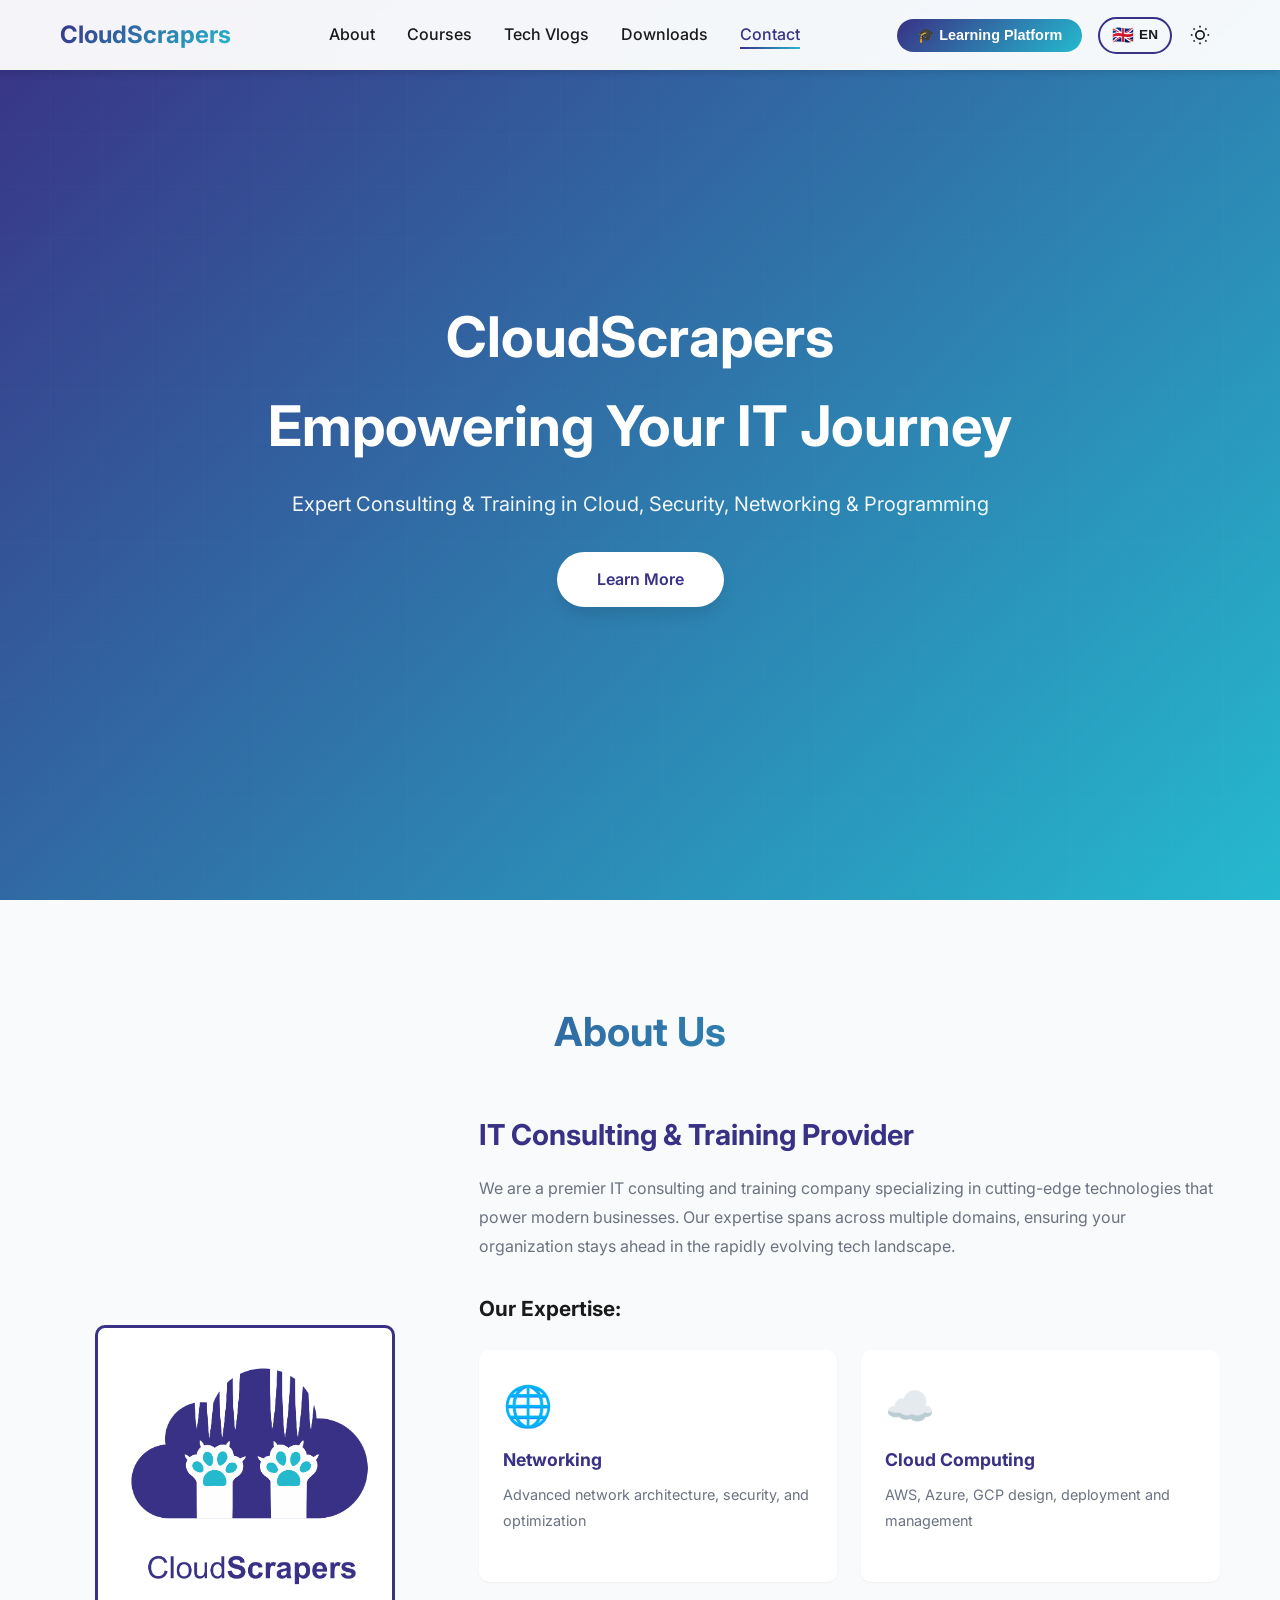
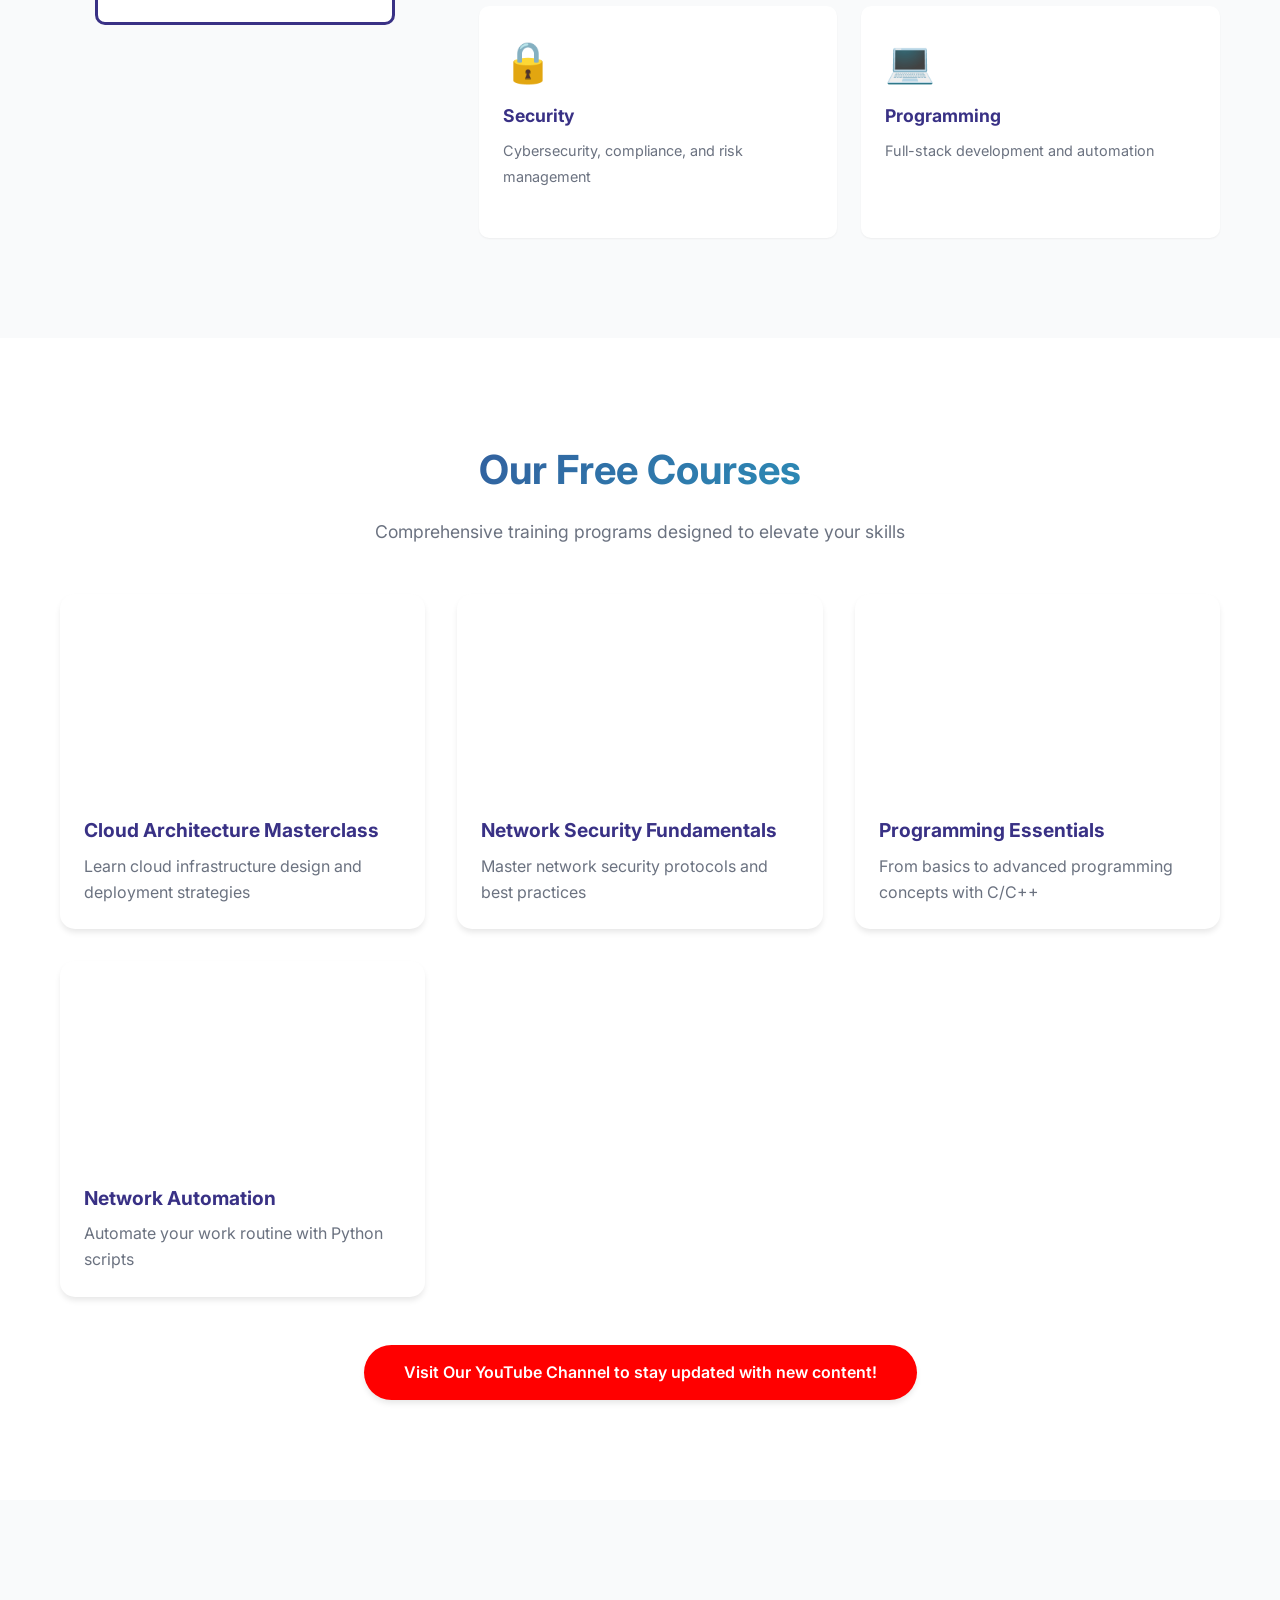
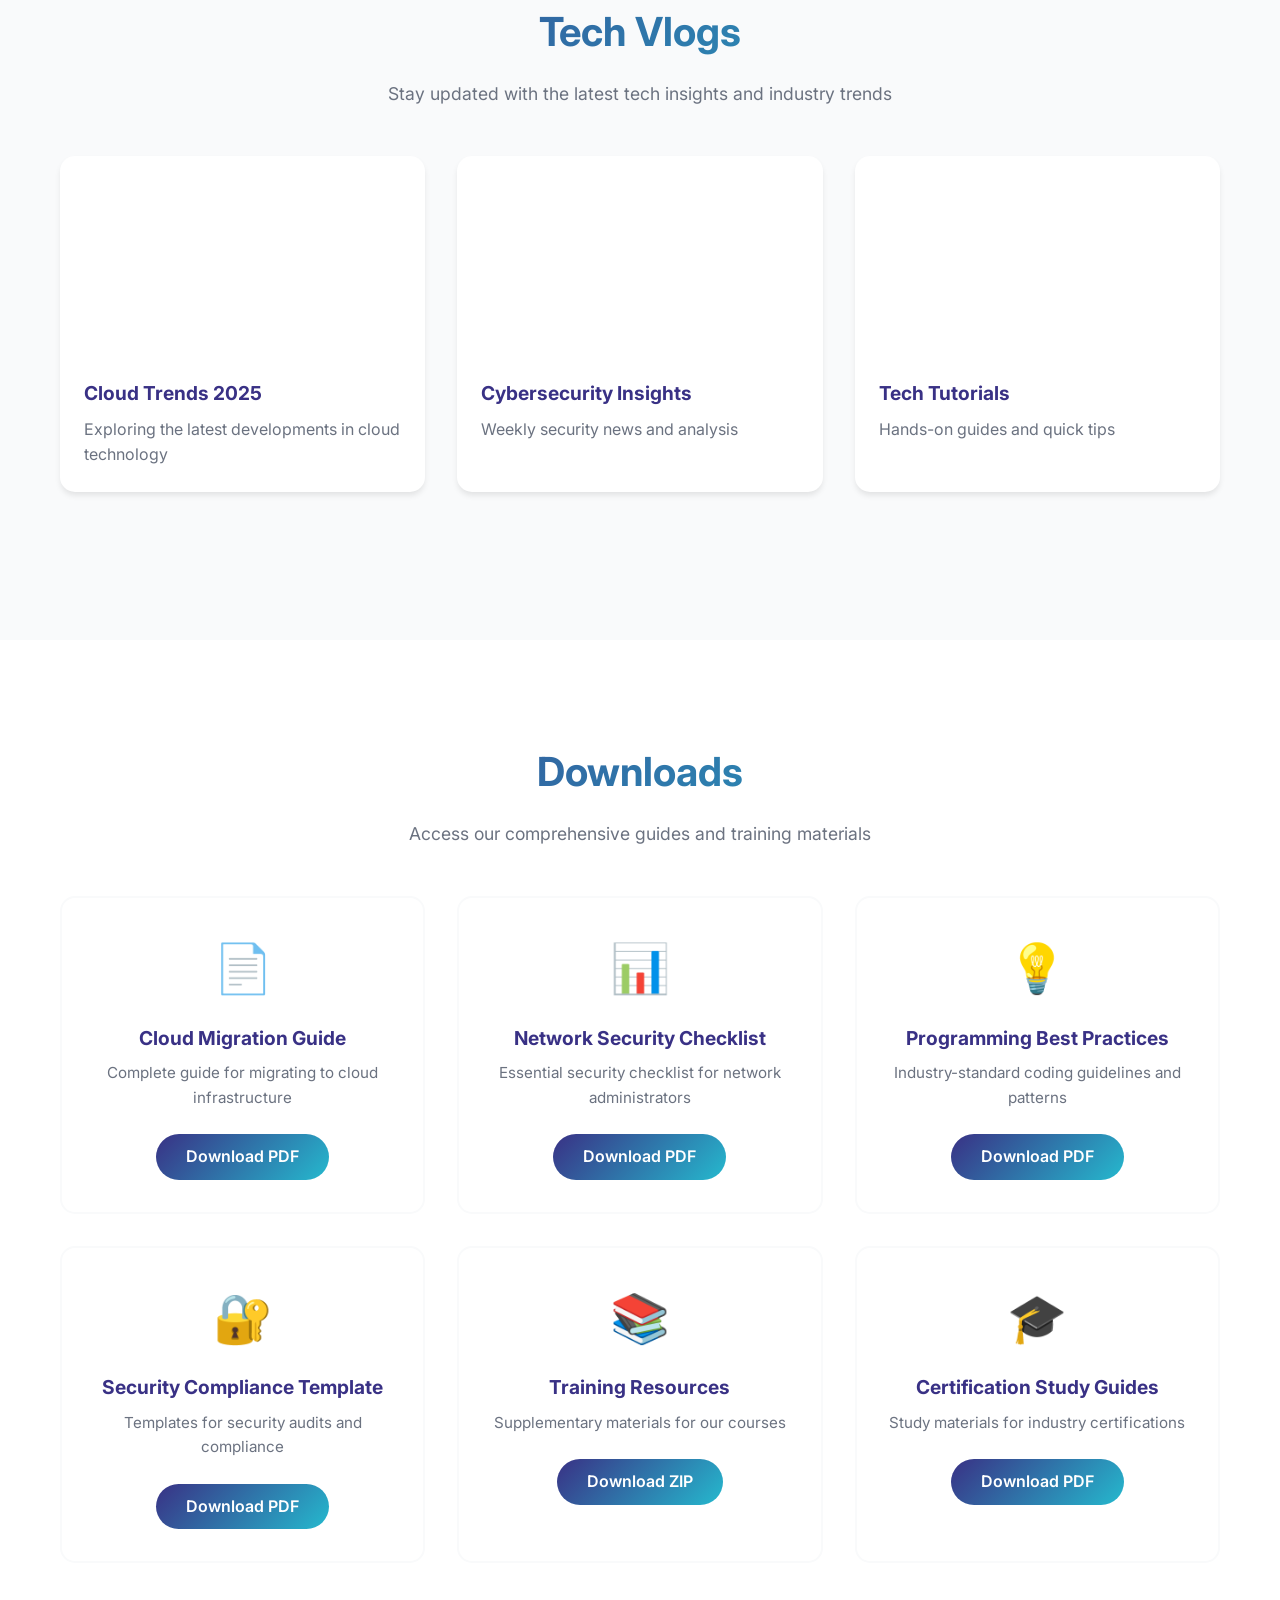
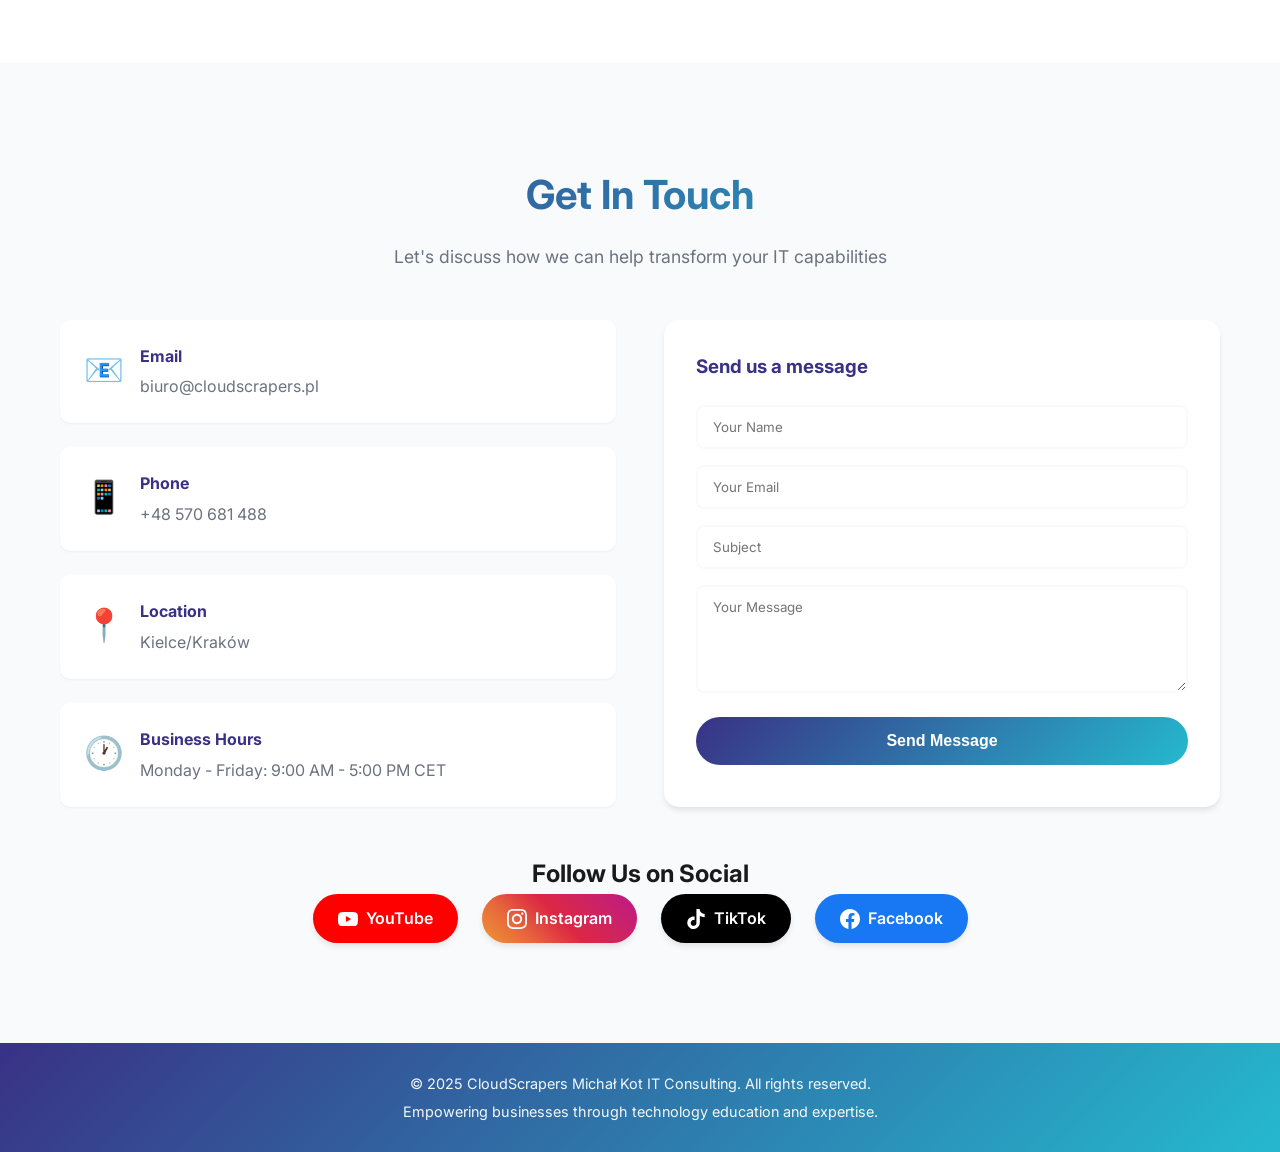
<file: index.html>
<!DOCTYPE html>
<html lang="en">
<head>
    <meta charset="UTF-8">
    <meta name="viewport" content="width=device-width, initial-scale=1.0">
    <title>CloudScrapers - IT Consulting | Cloud, Security, Networking & Programming</title>
    <link rel="stylesheet" href="styles.css">
    <link rel="preconnect" href="https://fonts.googleapis.com">
    <link rel="preconnect" href="https://fonts.gstatic.com" crossorigin>
    <link href="https://fonts.googleapis.com/css2?family=Inter:wght@300;400;500;600;700&display=swap" rel="stylesheet">
</head>
<body>
    <!-- Navigation Bar -->
    <nav class="navbar" id="navbar">
        <div class="nav-container">
            <div class="logo">
                <span class="logo-text">CloudScrapers</span>
            </div>
            <ul class="nav-menu" id="navMenu">
                <li><a href="#about" class="nav-link active" data-i18n="nav.about">About</a></li>
                <li><a href="#courses" class="nav-link" data-i18n="nav.courses">Courses</a></li>
                <li><a href="#vlogs" class="nav-link" data-i18n="nav.vlogs">Tech Vlogs</a></li>
                <li><a href="#downloads" class="nav-link" data-i18n="nav.downloads">Downloads</a></li>
                <li><a href="#contact" class="nav-link" data-i18n="nav.contact">Contact</a></li>
            </ul>
            <div class="nav-actions">
                <a href="platform/index.html" style="text-decoration: none;">
                    <button style="padding: 8px 20px; background: var(--gradient-primary); color: white; border: none; border-radius: 25px; cursor: pointer; font-weight: 600; font-size: 0.9rem; margin-right: 0.5rem;">
                        🎓 <span data-i18n="nav.platform">Learning Platform</span>
                    </button>
                </a>
                <button class="language-toggle" id="languageToggle" aria-label="Switch language">
                    <span class="lang-flag">🇬🇧</span>
                    <span class="lang-text">EN</span>
                </button>
                <button class="theme-toggle" id="themeToggle" aria-label="Toggle dark mode">
                    <svg class="sun-icon" viewBox="0 0 24 24" fill="none" stroke="currentColor" stroke-width="2">
                        <circle cx="12" cy="12" r="5"></circle>
                        <line x1="12" y1="1" x2="12" y2="3"></line>
                        <line x1="12" y1="21" x2="12" y2="23"></line>
                        <line x1="4.22" y1="4.22" x2="5.64" y2="5.64"></line>
                        <line x1="18.36" y1="18.36" x2="19.78" y2="19.78"></line>
                        <line x1="1" y1="12" x2="3" y2="12"></line>
                        <line x1="21" y1="12" x2="23" y2="12"></line>
                        <line x1="4.22" y1="19.78" x2="5.64" y2="18.36"></line>
                        <line x1="18.36" y1="5.64" x2="19.78" y2="4.22"></line>
                    </svg>
                    <svg class="moon-icon" viewBox="0 0 24 24" fill="currentColor">
                        <path d="M21 12.79A9 9 0 1 1 11.21 3 7 7 0 0 0 21 12.79z"></path>
                    </svg>
                </button>
            </div>
            <div class="hamburger" id="hamburger">
                <span></span>
                <span></span>
                <span></span>
            </div>
        </div>
    </nav>

    <!-- Hero Section -->
    <section class="hero">
        <div class="hero-content">
            <h1 class="hero-title">CloudScrapers</br><span data-i18n="hero.title">Empowering Your IT Journey</span></h1>
            <p class="hero-subtitle" data-i18n="hero.subtitle">Expert Consulting & Training in Cloud, Security, Networking & Programming</p>
            <a href="#about" class="cta-button" data-i18n="hero.cta">Learn More</a>
        </div>
        <div class="hero-background"></div>
    </section>

    <!-- About Section -->
    <section id="about" class="section about-section">
        <div class="container">
            <h2 class="section-title" data-i18n="about.title">About Us</h2>
            <div class="about-content">
                <div class="logo-placeholder">
                    <div class="logo-box">
                        <img src="img/logo_sub.png" alt="CloudScrapers Company Logo" style="max-width: 100%; max-height: 100%;">
                    </div>
                </div>
                <div class="about-text">
                    <h3 data-i18n="about.heading">IT Consulting & Training Provider</h3>
                    <p data-i18n="about.description">
                        We are a premier IT consulting and training company specializing in cutting-edge technologies
                        that power modern businesses. Our expertise spans across multiple domains, ensuring your
                        organization stays ahead in the rapidly evolving tech landscape.
                    </p>
                    <div class="tech-stack">
                        <h4 data-i18n="about.expertise">Our Expertise:</h4>
                        <div class="tech-grid">
                            <div class="tech-item">
                                <div class="tech-icon">🌐</div>
                                <h5 data-i18n="about.tech.networking.title">Networking</h5>
                                <p data-i18n="about.tech.networking.desc">Advanced network architecture, security, and optimization</p>
                            </div>
                            <div class="tech-item">
                                <div class="tech-icon">☁️</div>
                                <h5 data-i18n="about.tech.cloud.title">Cloud Computing</h5>
                                <p data-i18n="about.tech.cloud.desc">AWS, Azure, GCP design, deployment and management</p>
                            </div>
                            <div class="tech-item">
                                <div class="tech-icon">🔒</div>
                                <h5 data-i18n="about.tech.security.title">Security</h5>
                                <p data-i18n="about.tech.security.desc">Cybersecurity, compliance, and risk management</p>
                            </div>
                            <div class="tech-item">
                                <div class="tech-icon">💻</div>
                                <h5 data-i18n="about.tech.programming.title">Programming</h5>
                                <p data-i18n="about.tech.programming.desc">Full-stack development and automation</p>
                            </div>
                        </div>
                    </div>
                </div>
            </div>
        </div>
    </section>

    <!-- Courses Section -->
    <section id="courses" class="section courses-section">
        <div class="container">
            <h2 class="section-title" data-i18n="courses.title">Our Free Courses</h2>
            <p class="section-subtitle" data-i18n="courses.subtitle">Comprehensive training programs designed to elevate your skills</p>
            <div class="video-grid">
                <div class="video-card">
                    <div class="video-wrapper">
                        <!-- Replace CHANNEL_ID with your YouTube channel/playlist ID -->
                        <iframe
                            src="https://www.youtube.com/playlist?list=PLBcO__cmGw5aUCZYOcbI1wkMURl9Gb_nK"
                            frameborder="0"
                            allow="accelerometer; autoplay; clipboard-write; encrypted-media; gyroscope; picture-in-picture"
                            allowfullscreen>
                        </iframe>
                    </div>
                    <h3>Cloud Architecture Masterclass</h3>
                    <p>Learn cloud infrastructure design and deployment strategies</p>
                </div>
                <div class="video-card">
                    <div class="video-wrapper">
                        <iframe
                            src="https://www.youtube.com/playlist?list=PLBcO__cmGw5bId6tysCmYZDqYDWg52HEl"
                            frameborder="0"
                            allow="accelerometer; autoplay; clipboard-write; encrypted-media; gyroscope; picture-in-picture"
                            allowfullscreen>
                        </iframe>
                    </div>
                    <h3>Network Security Fundamentals</h3>
                    <p>Master network security protocols and best practices</p>
                </div>
                <div class="video-card">
                    <div class="video-wrapper">
                        <iframe
                            src="https://www.youtube.com/playlist?list=PLBcO__cmGw5aRqegAevEnIT3I7g-_E0p1"
                            frameborder="0"
                            allow="accelerometer; autoplay; clipboard-write; encrypted-media; gyroscope; picture-in-picture"
                            allowfullscreen>
                        </iframe>
                    </div>
                    <h3>Programming Essentials</h3>
                    <p>From basics to advanced programming concepts with C/C++</p>
                </div>
                <div class="video-card">
                    <div class="video-wrapper">
                        <iframe
                            src="https://www.youtube.com/playlist?list=PLBcO__cmGw5auu4XI4rYrrSVapXq81CGA"
                            frameborder="0"
                            allow="accelerometer; autoplay; clipboard-write; encrypted-media; gyroscope; picture-in-picture"
                            allowfullscreen>
                        </iframe>
                    </div>
                    <h3>Network Automation</h3>
                    <p>Automate your work routine with Python scripts</p>
                </div>
            </div>
            <div class="channel-link">
                <a href="https://www.youtube.com/@CloudScrapers" target="_blank" class="youtube-button" data-i18n="courses.channelButton">
                    Visit Our YouTube Channel to stay updated with new content!
                </a>
            </div>
        </div>
    </section>

    <!-- Tech Vlogs Section -->
    <section id="vlogs" class="section vlogs-section">
        <div class="container">
            <h2 class="section-title" data-i18n="vlogs.title">Tech Vlogs</h2>
            <p class="section-subtitle" data-i18n="vlogs.subtitle">Stay updated with the latest tech insights and industry trends</p>
            <div class="video-grid">
                <div class="video-card">
                    <div class="video-wrapper">
                        <iframe
                            src="https://www.youtube.com/embed/videoseries?list=YOUR_VLOG_PLAYLIST_ID_1"
                            frameborder="0"
                            allow="accelerometer; autoplay; clipboard-write; encrypted-media; gyroscope; picture-in-picture"
                            allowfullscreen>
                        </iframe>
                    </div>
                    <h3>Cloud Trends 2025</h3>
                    <p>Exploring the latest developments in cloud technology</p>
                </div>
                <div class="video-card">
                    <div class="video-wrapper">
                        <iframe
                            src="https://www.youtube.com/embed/videoseries?list=YOUR_VLOG_PLAYLIST_ID_2"
                            frameborder="0"
                            allow="accelerometer; autoplay; clipboard-write; encrypted-media; gyroscope; picture-in-picture"
                            allowfullscreen>
                        </iframe>
                    </div>
                    <h3>Cybersecurity Insights</h3>
                    <p>Weekly security news and analysis</p>
                </div>
                <div class="video-card">
                    <div class="video-wrapper">
                        <iframe
                            src="https://www.youtube.com/embed/videoseries?list=YOUR_VLOG_PLAYLIST_ID_3"
                            frameborder="0"
                            allow="accelerometer; autoplay; clipboard-write; encrypted-media; gyroscope; picture-in-picture"
                            allowfullscreen>
                        </iframe>
                    </div>
                    <h3>Tech Tutorials</h3>
                    <p>Hands-on guides and quick tips</p>
                </div>
            </div>
        </div>
    </section>

    <!-- Downloads Section -->
    <section id="downloads" class="section downloads-section">
        <div class="container">
            <h2 class="section-title" data-i18n="downloads.title">Downloads</h2>
            <p class="section-subtitle" data-i18n="downloads.subtitle">Access our comprehensive guides and training materials</p>
            <div class="downloads-grid">
                <div class="download-card">
                    <div class="download-icon">📄</div>
                    <h3>Cloud Migration Guide</h3>
                    <p>Complete guide for migrating to cloud infrastructure</p>
                    <a href="#" class="download-button">Download PDF</a>
                </div>
                <div class="download-card">
                    <div class="download-icon">📊</div>
                    <h3>Network Security Checklist</h3>
                    <p>Essential security checklist for network administrators</p>
                    <a href="#" class="download-button">Download PDF</a>
                </div>
                <div class="download-card">
                    <div class="download-icon">💡</div>
                    <h3>Programming Best Practices</h3>
                    <p>Industry-standard coding guidelines and patterns</p>
                    <a href="#" class="download-button">Download PDF</a>
                </div>
                <div class="download-card">
                    <div class="download-icon">🔐</div>
                    <h3>Security Compliance Template</h3>
                    <p>Templates for security audits and compliance</p>
                    <a href="#" class="download-button">Download PDF</a>
                </div>
                <div class="download-card">
                    <div class="download-icon">📚</div>
                    <h3>Training Resources</h3>
                    <p>Supplementary materials for our courses</p>
                    <a href="#" class="download-button">Download ZIP</a>
                </div>
                <div class="download-card">
                    <div class="download-icon">🎓</div>
                    <h3>Certification Study Guides</h3>
                    <p>Study materials for industry certifications</p>
                    <a href="#" class="download-button">Download PDF</a>
                </div>
            </div>
        </div>
    </section>

    <!-- Contact Section -->
    <section id="contact" class="section contact-section">
        <div class="container">
            <h2 class="section-title" data-i18n="contact.title">Get In Touch</h2>
            <p class="section-subtitle" data-i18n="contact.subtitle">Let's discuss how we can help transform your IT capabilities</p>
            <div class="contact-content">
                <div class="contact-info">
                    <div class="info-item">
                        <div class="info-icon">📧</div>
                        <div class="info-text">
                            <h4 data-i18n="contact.info.email">Email</h4>
                            <p>biuro@cloudscrapers.pl</p>
                        </div>
                    </div>
                    <div class="info-item">
                        <div class="info-icon">📱</div>
                        <div class="info-text">
                            <h4 data-i18n="contact.info.phone">Phone</h4>
                            <p>+48 570 681 488</p>
                        </div>
                    </div>
                    <div class="info-item">
                        <div class="info-icon">📍</div>
                        <div class="info-text">
                            <h4 data-i18n="contact.info.location">Location</h4>
                            <p>Kielce/Kraków</p>
                        </div>
                    </div>
                    <div class="info-item">
                        <div class="info-icon">🕐</div>
                        <div class="info-text">
                            <h4 data-i18n="contact.info.hours">Business Hours</h4>
                            <p data-i18n="contact.info.hoursValue">Monday - Friday: 9:00 AM - 5:00 PM CET</p>
                        </div>
                    </div>
                </div>
                <div class="contact-form">
                    <h3 data-i18n="contact.form.heading">Send us a message</h3>
                    <form id="contactForm">
                        <input type="text" placeholder="Your Name" data-i18n="contact.form.namePlaceholder" required>
                        <input type="email" placeholder="Your Email" data-i18n="contact.form.emailPlaceholder" required>
                        <input type="text" placeholder="Subject" data-i18n="contact.form.subjectPlaceholder" required>
                        <textarea placeholder="Your Message" rows="5" data-i18n="contact.form.messagePlaceholder" required></textarea>
                        <button type="submit" class="submit-button" data-i18n="contact.form.submit">Send Message</button>
                    </form>
                </div>
            </div>
            <div class="social-media">
                <h2 data-i18n="contact.social">Follow Us on Social</h2>
                <div class="social-links">
                    <a href="https://www.youtube.com/@CloudScrapers" target="_blank" class="social-link youtube">
                        <svg viewBox="0 0 24 24" fill="currentColor">
                            <path d="M23.498 6.186a3.016 3.016 0 0 0-2.122-2.136C19.505 3.545 12 3.545 12 3.545s-7.505 0-9.377.505A3.017 3.017 0 0 0 .502 6.186C0 8.07 0 12 0 12s0 3.93.502 5.814a3.016 3.016 0 0 0 2.122 2.136c1.871.505 9.376.505 9.376.505s7.505 0 9.377-.505a3.015 3.015 0 0 0 2.122-2.136C24 15.93 24 12 24 12s0-3.93-.502-5.814zM9.545 15.568V8.432L15.818 12l-6.273 3.568z"/>
                        </svg>
                        YouTube
                    </a>
                    <a href="https://www.instagram.com/cloudscrapers/" target="_blank" class="social-link instagram">
                        <svg viewBox="0 0 24 24" fill="currentColor">
                            <path d="M12 2.163c3.204 0 3.584.012 4.85.07 3.252.148 4.771 1.691 4.919 4.919.058 1.265.069 1.645.069 4.849 0 3.205-.012 3.584-.069 4.849-.149 3.225-1.664 4.771-4.919 4.919-1.266.058-1.644.07-4.85.07-3.204 0-3.584-.012-4.849-.07-3.26-.149-4.771-1.699-4.919-4.92-.058-1.265-.07-1.644-.07-4.849 0-3.204.013-3.583.07-4.849.149-3.227 1.664-4.771 4.919-4.919 1.266-.057 1.645-.069 4.849-.069zm0-2.163c-3.259 0-3.667.014-4.947.072-4.358.2-6.78 2.618-6.98 6.98-.059 1.281-.073 1.689-.073 4.948 0 3.259.014 3.668.072 4.948.2 4.358 2.618 6.78 6.98 6.98 1.281.058 1.689.072 4.948.072 3.259 0 3.668-.014 4.948-.072 4.354-.2 6.782-2.618 6.979-6.98.059-1.28.073-1.689.073-4.948 0-3.259-.014-3.667-.072-4.947-.196-4.354-2.617-6.78-6.979-6.98-1.281-.059-1.69-.073-4.949-.073zm0 5.838c-3.403 0-6.162 2.759-6.162 6.162s2.759 6.163 6.162 6.163 6.162-2.759 6.162-6.163c0-3.403-2.759-6.162-6.162-6.162zm0 10.162c-2.209 0-4-1.79-4-4 0-2.209 1.791-4 4-4s4 1.791 4 4c0 2.21-1.791 4-4 4zm6.406-11.845c-.796 0-1.441.645-1.441 1.44s.645 1.44 1.441 1.44c.795 0 1.439-.645 1.439-1.44s-.644-1.44-1.439-1.44z"/>
                        </svg>
                        Instagram
                    </a>
                    <a href="https://www.tiktok.com/@yourcompany" target="_blank" class="social-link tiktok">
                        <svg viewBox="0 0 24 24" fill="currentColor">
                            <path d="M12.525.02c1.31-.02 2.61-.01 3.91-.02.08 1.53.63 3.09 1.75 4.17 1.12 1.11 2.7 1.62 4.24 1.79v4.03c-1.44-.05-2.89-.35-4.2-.97-.57-.26-1.1-.59-1.62-.93-.01 2.92.01 5.84-.02 8.75-.08 1.4-.54 2.79-1.35 3.94-1.31 1.92-3.58 3.17-5.91 3.21-1.43.08-2.86-.31-4.08-1.03-2.02-1.19-3.44-3.37-3.65-5.71-.02-.5-.03-1-.01-1.49.18-1.9 1.12-3.72 2.58-4.96 1.66-1.44 3.98-2.13 6.15-1.72.02 1.48-.04 2.96-.04 4.44-.99-.32-2.15-.23-3.02.37-.63.41-1.11 1.04-1.36 1.75-.21.51-.15 1.07-.14 1.61.24 1.64 1.82 3.02 3.5 2.87 1.12-.01 2.19-.66 2.77-1.61.19-.33.4-.67.41-1.06.1-1.79.06-3.57.07-5.36.01-4.03-.01-8.05.02-12.07z"/>
                        </svg>
                        TikTok
                    </a>
                    <a href="https://www.facebook.com/yourcompany" target="_blank" class="social-link facebook">
                        <svg viewBox="0 0 24 24" fill="currentColor">
                            <path d="M24 12.073c0-6.627-5.373-12-12-12s-12 5.373-12 12c0 5.99 4.388 10.954 10.125 11.854v-8.385H7.078v-3.47h3.047V9.43c0-3.007 1.792-4.669 4.533-4.669 1.312 0 2.686.235 2.686.235v2.953H15.83c-1.491 0-1.956.925-1.956 1.874v2.25h3.328l-.532 3.47h-2.796v8.385C19.612 23.027 24 18.062 24 12.073z"/>
                        </svg>
                        Facebook
                    </a>
                </div>
            </div>
        </div>
    </section>

    <!-- Footer -->
    <footer class="footer">
        <div class="container">
            <p data-i18n="footer.copyright">&copy; 2025 CloudScrapers Michał Kot IT Consulting. All rights reserved.</p>
            <p data-i18n="footer.tagline">Empowering businesses through technology education and expertise.</p>
        </div>
    </footer>

    <script src="translations.js"></script>
    <script src="script.js"></script>
</body>
</html>
</file>
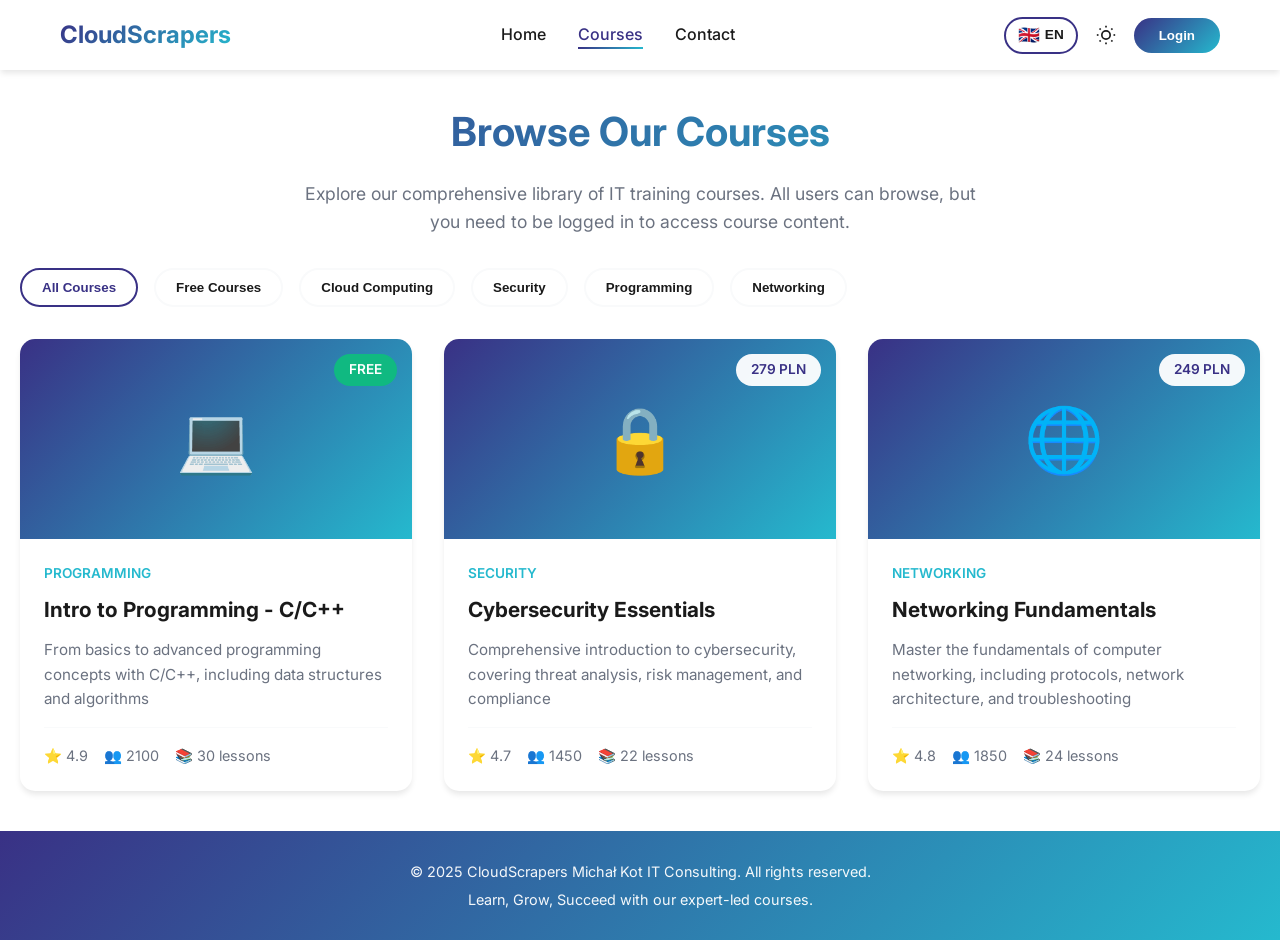
<file: platform/index.html>
<!DOCTYPE html>
<html lang="en">
<head>
    <meta charset="UTF-8">
    <meta name="viewport" content="width=device-width, initial-scale=1.0">
    <title>Learning Platform | CloudScrapers</title>
    <link rel="stylesheet" href="platform.css">
    <link rel="preconnect" href="https://fonts.googleapis.com">
    <link rel="preconnect" href="https://fonts.gstatic.com" crossorigin>
    <link href="https://fonts.googleapis.com/css2?family=Inter:wght@300;400;500;600;700&display=swap" rel="stylesheet">
</head>
<body>
    <!-- Navigation Bar -->
    <nav class="navbar" id="navbar">
        <div class="nav-container">
            <div class="logo">
                <a href="../index.html" style="text-decoration: none; color: inherit;">
                    <span class="logo-text">CloudScrapers</span>
                </a>
            </div>
            <ul class="nav-menu" id="navMenu">
                <li><a href="../index.html" class="nav-link" data-i18n="nav.home">Home</a></li>
                <li><a href="index.html" class="nav-link active" data-i18n="nav.courses">Courses</a></li>
                <li><a href="../index.html#contact" class="nav-link" data-i18n="nav.contact">Contact</a></li>
            </ul>
            <div class="nav-actions">
                <button class="language-toggle" id="languageToggle" aria-label="Switch language">
                    <span class="lang-flag">🇬🇧</span>
                    <span class="lang-text">EN</span>
                </button>
                <button class="theme-toggle" id="themeToggle" aria-label="Toggle dark mode">
                    <svg class="sun-icon" viewBox="0 0 24 24" fill="none" stroke="currentColor" stroke-width="2">
                        <circle cx="12" cy="12" r="5"></circle>
                        <line x1="12" y1="1" x2="12" y2="3"></line>
                        <line x1="12" y1="21" x2="12" y2="23"></line>
                        <line x1="4.22" y1="4.22" x2="5.64" y2="5.64"></line>
                        <line x1="18.36" y1="18.36" x2="19.78" y2="19.78"></line>
                        <line x1="1" y1="12" x2="3" y2="12"></line>
                        <line x1="21" y1="12" x2="23" y2="12"></line>
                        <line x1="4.22" y1="19.78" x2="5.64" y2="18.36"></line>
                        <line x1="18.36" y1="5.64" x2="19.78" y2="4.22"></line>
                    </svg>
                    <svg class="moon-icon" viewBox="0 0 24 24" fill="currentColor">
                        <path d="M21 12.79A9 9 0 1 1 11.21 3 7 7 0 0 0 21 12.79z"></path>
                    </svg>
                </button>
                <div id="userMenuContainer"></div>
                <div class="hamburger" id="hamburger">
                    <span></span>
                    <span></span>
                    <span></span>
                </div>
            </div>
        </div>
    </nav>

    <!-- Main Content -->
    <div class="platform-container">
        <h1 class="section-title" data-i18n="platform.title">Browse Our Courses</h1>
        <p class="section-subtitle" style="text-align: center; max-width: 700px; margin: 0 auto 2rem;" data-i18n="platform.subtitle">
            Explore our comprehensive library of IT training courses. All users can browse, but you need to be logged in to access course content.
        </p>

        <!-- Filters -->
        <div class="filters" id="filters">
            <button class="filter-btn active" data-filter="all" data-i18n="platform.allCourses">All Courses</button>
            <button class="filter-btn" data-filter="free" data-i18n="platform.freeCourses">Free Courses</button>
            <button class="filter-btn" data-filter="Cloud Computing">Cloud Computing</button>
            <button class="filter-btn" data-filter="Security">Security</button>
            <button class="filter-btn" data-filter="Programming">Programming</button>
            <button class="filter-btn" data-filter="Networking">Networking</button>
        </div>

        <!-- Courses Grid -->
        <div class="courses-grid" id="coursesGrid"></div>
    </div>

    <!-- Footer -->
    <footer class="footer">
        <div class="container">
            <p data-i18n="footer.copyright">&copy; 2025 CloudScrapers Michał Kot IT Consulting. All rights reserved.</p>
            <p data-i18n="footer.tagline">Learn, Grow, Succeed with our expert-led courses.</p>
        </div>
    </footer>

    <script src="auth.js"></script>
    <script src="courses-data.js"></script>
    <script src="platform-translations.js"></script>
    <script src="platform-common.js"></script>
    <script>
        // Initialize platform
        function initPlatform() {
            renderUserMenu();
            renderCourses();
            setupFilters();
        }

        // Render user menu
        function renderUserMenu() {
            const container = document.getElementById('userMenuContainer');
            const user = auth.getCurrentUser();

            if (user) {
                const initials = user.firstName[0] + user.lastName[0];
                container.innerHTML = `
                    <div class="user-menu">
                        <div class="user-avatar" id="userAvatar">${initials}</div>
                        <div class="user-dropdown" id="userDropdown">
                            <div class="user-dropdown-item">
                                <strong>${user.firstName} ${user.lastName}</strong><br>
                                <small style="color: var(--text-gray)">${user.email}</small>
                            </div>
                            <div class="user-dropdown-item" onclick="window.location.href='../index.html'">
                                Main Website
                            </div>
                            <div class="user-dropdown-item" onclick="logout()">
                                Logout
                            </div>
                        </div>
                    </div>
                `;

                // Toggle dropdown
                document.getElementById('userAvatar').addEventListener('click', () => {
                    document.getElementById('userDropdown').classList.toggle('active');
                });

                // Close dropdown when clicking outside
                document.addEventListener('click', (e) => {
                    if (!e.target.closest('.user-menu')) {
                        document.getElementById('userDropdown').classList.remove('active');
                    }
                });
            } else {
                container.innerHTML = `
                    <a href="login.html" style="text-decoration: none;">
                        <button style="padding: 10px 25px; background: var(--gradient-primary); color: white; border: none; border-radius: 25px; cursor: pointer; font-weight: 600;">
                            Login
                        </button>
                    </a>
                `;
            }
        }

        // Logout function
        function logout() {
            auth.logout();
            window.location.reload();
        }

        // Render courses
        function renderCourses(filter = 'all') {
            const grid = document.getElementById('coursesGrid');
            let courses = coursesData;

            if (filter === 'free') {
                courses = getFreeCourses();
            } else if (filter !== 'all') {
                courses = getCoursesByCategory(filter);
            }

            grid.innerHTML = courses.map(course => `
                <div class="course-card" onclick="window.location.href='course.html?id=${course.id}'">
                    <div class="course-thumbnail">
                        ${getCategoryIcon(course.category)}
                        <span class="course-badge ${course.isFree ? 'free' : ''}">${course.isFree ? 'FREE' : course.price + ' PLN'}</span>
                    </div>
                    <div class="course-info">
                        <div class="course-category">${course.category}</div>
                        <h3 class="course-title">${course.title}</h3>
                        <p class="course-description">${course.description}</p>
                        <div class="course-meta">
                            <div class="course-stats">
                                <span>⭐ ${course.rating}</span>
                                <span>👥 ${course.enrolledStudents}</span>
                                <span>📚 ${course.lessons} lessons</span>
                            </div>
                        </div>
                    </div>
                </div>
            `).join('');
        }

        // Get category icon
        function getCategoryIcon(category) {
            const icons = {
                'Cloud Computing': '☁️',
                'Security': '🔒',
                'Programming': '💻',
                'Networking': '🌐'
            };
            return `<span style="font-size: 4rem;">${icons[category] || '📚'}</span>`;
        }

        // Setup filters
        function setupFilters() {
            const filterBtns = document.querySelectorAll('.filter-btn');
            filterBtns.forEach(btn => {
                btn.addEventListener('click', () => {
                    // Remove active class from all
                    filterBtns.forEach(b => b.classList.remove('active'));
                    // Add active to clicked
                    btn.classList.add('active');
                    // Filter courses
                    const filter = btn.getAttribute('data-filter');
                    renderCourses(filter);
                });
            });
        }

        // Hamburger menu
        const hamburger = document.getElementById('hamburger');
        const navMenu = document.getElementById('navMenu');

        hamburger?.addEventListener('click', () => {
            navMenu.classList.toggle('active');
        });

        // Initialize on load
        document.addEventListener('DOMContentLoaded', initPlatform);
    </script>
</body>
</html>
</file>
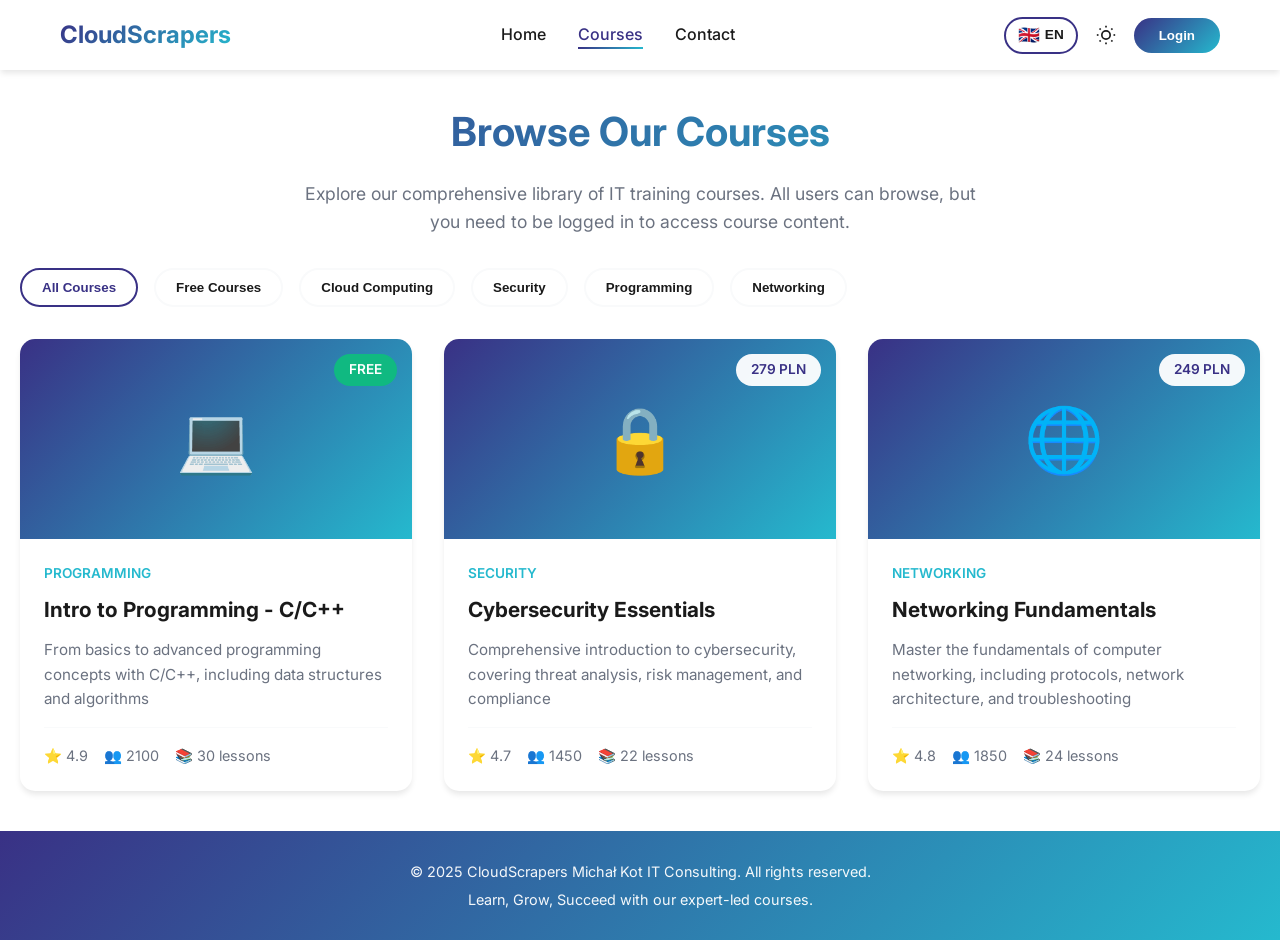
<file: platform/course.html>
<!DOCTYPE html>
<html lang="en">
<head>
    <meta charset="UTF-8">
    <meta name="viewport" content="width=device-width, initial-scale=1.0">
    <title>Course | CloudScrapers Learning Platform</title>
    <link rel="stylesheet" href="platform.css">
    <link rel="preconnect" href="https://fonts.googleapis.com">
    <link rel="preconnect" href="https://fonts.gstatic.com" crossorigin>
    <link href="https://fonts.googleapis.com/css2?family=Inter:wght@300;400;500;600;700&display=swap" rel="stylesheet">
</head>
<body>
    <!-- Navigation Bar -->
    <nav class="navbar" id="navbar">
        <div class="nav-container">
            <div class="logo">
                <a href="../index.html" style="text-decoration: none; color: inherit;">
                    <span class="logo-text">CloudScrapers</span>
                </a>
            </div>
            <ul class="nav-menu" id="navMenu">
                <li><a href="../index.html" class="nav-link" data-i18n="nav.home">Home</a></li>
                <li><a href="index.html" class="nav-link active" data-i18n="nav.courses">Courses</a></li>
                <li><a href="support.html" class="nav-link" data-i18n="nav.support">Support</a></li>
            </ul>
            <div class="nav-actions">
                <button class="language-toggle" id="languageToggle" aria-label="Switch language">
                    <span class="lang-flag">🇬🇧</span>
                    <span class="lang-text">EN</span>
                </button>
                <button class="theme-toggle" id="themeToggle" aria-label="Toggle dark mode">
                    <svg class="sun-icon" viewBox="0 0 24 24" fill="none" stroke="currentColor" stroke-width="2">
                        <circle cx="12" cy="12" r="5"></circle>
                        <line x1="12" y1="1" x2="12" y2="3"></line>
                        <line x1="12" y1="21" x2="12" y2="23"></line>
                        <line x1="4.22" y1="4.22" x2="5.64" y2="5.64"></line>
                        <line x1="18.36" y1="18.36" x2="19.78" y2="19.78"></line>
                        <line x1="1" y1="12" x2="3" y2="12"></line>
                        <line x1="21" y1="12" x2="23" y2="12"></line>
                        <line x1="4.22" y1="19.78" x2="5.64" y2="18.36"></line>
                        <line x1="18.36" y1="5.64" x2="19.78" y2="4.22"></line>
                    </svg>
                    <svg class="moon-icon" viewBox="0 0 24 24" fill="currentColor">
                        <path d="M21 12.79A9 9 0 1 1 11.21 3 7 7 0 0 0 21 12.79z"></path>
                    </svg>
                </button>
                <div id="userMenuContainer"></div>
                <div class="hamburger" id="hamburger">
                    <span></span>
                    <span></span>
                    <span></span>
                </div>
            </div>
        </div>
    </nav>

    <!-- Course Header -->
    <div class="course-detail-header" id="courseHeader">
        <!-- Populated by JavaScript -->
    </div>

    <!-- Course Body -->
    <div class="course-body">
        <div class="main-content">
            <!-- Video Player or Locked Overlay -->
            <div id="videoContainer"></div>

            <!-- Tabs -->
            <div class="tabs" style="margin-top: 2rem;">
                <button class="tab active" onclick="switchTab('overview')">Overview</button>
                <button class="tab" onclick="switchTab('syllabus')">Syllabus</button>
                <button class="tab" onclick="switchTab('instructor')">Instructor</button>
            </div>

            <!-- Tab Contents -->
            <div id="overview-content" class="tab-content active">
                <h3 style="margin-bottom: 1rem;">About this course</h3>
                <p id="courseOverviewText" style="color: var(--text-gray); line-height: 1.8;"></p>
            </div>

            <div id="syllabus-content" class="tab-content">
                <h3 style="margin-bottom: 1.5rem;">Course Syllabus</h3>
                <ul class="syllabus-list" id="syllabusList"></ul>
            </div>

            <div id="instructor-content" class="tab-content">
                <h3 style="margin-bottom: 1rem;">Instructor</h3>
                <div style="display: flex; align-items: center; gap: 1.5rem; margin-top: 1.5rem;">
                    <div class="user-avatar" style="width: 80px; height: 80px; font-size: 1.5rem;">MK</div>
                    <div>
                        <h4>Michał Kot</h4>
                        <p style="color: var(--text-gray);">IT Consultant & Trainer</p>
                        <p style="color: var(--text-gray); margin-top: 0.5rem;">Expert in Cloud, Security, Networking & Programming with years of industry experience.</p>
                    </div>
                </div>
            </div>
        </div>

        <!-- Sidebar -->
        <div class="course-sidebar">
            <div class="enroll-card" id="enrollCard">
                <!-- Populated by JavaScript -->
            </div>
        </div>
    </div>

    <!-- Footer -->
    <footer class="footer" style="margin-top: 4rem;">
        <div class="container">
            <p data-i18n="footer.copyright">&copy; 2025 CloudScrapers Michał Kot IT Consulting. All rights reserved.</p>
            <p data-i18n="footer.tagline">Learn, Grow, Succeed with our expert-led courses.</p>
        </div>
    </footer>

    <script src="auth.js"></script>
    <script src="courses-data.js"></script>
    <script src="platform-translations.js"></script>
    <script src="platform-common.js"></script>
    <script>
        let currentCourse = null;

        // Get course ID from URL
        function getCourseIdFromURL() {
            const params = new URLSearchParams(window.location.search);
            return parseInt(params.get('id'));
        }

        // Initialize course page
        function initCoursePage() {
            const courseId = getCourseIdFromURL();
            currentCourse = getCourseById(courseId);

            if (!currentCourse) {
                window.location.href = 'index.html';
                return;
            }

            renderUserMenu();
            renderCourseHeader();
            renderVideoPlayer();
            renderEnrollCard();
            renderSyllabus();
            renderOverview();
        }

        // Render user menu (same as index.html)
        function renderUserMenu() {
            const container = document.getElementById('userMenuContainer');
            const user = auth.getCurrentUser();

            if (user) {
                const initials = user.firstName[0] + user.lastName[0];
                container.innerHTML = `
                    <div class="user-menu">
                        <div class="user-avatar" id="userAvatar">${initials}</div>
                        <div class="user-dropdown" id="userDropdown">
                            <div class="user-dropdown-item">
                                <strong>${user.firstName} ${user.lastName}</strong><br>
                                <small style="color: var(--text-gray)">${user.email}</small>
                            </div>
                            <div class="user-dropdown-item" onclick="window.location.href='index.html'">
                                All Courses
                            </div>
                            <div class="user-dropdown-item" onclick="logout()">
                                Logout
                            </div>
                        </div>
                    </div>
                `;

                document.getElementById('userAvatar').addEventListener('click', () => {
                    document.getElementById('userDropdown').classList.toggle('active');
                });
            } else {
                container.innerHTML = `
                    <a href="login.html" style="text-decoration: none;">
                        <button style="padding: 10px 25px; background: var(--gradient-primary); color: white; border: none; border-radius: 25px; cursor: pointer; font-weight: 600;">
                            Login
                        </button>
                    </a>
                `;
            }
        }

        // Render course header
        function renderCourseHeader() {
            const header = document.getElementById('courseHeader');
            header.innerHTML = `
                <div class="course-detail-content">
                    <div class="breadcrumb">
                        <a href="index.html">Courses</a> / <span>${currentCourse.category}</span>
                    </div>
                    <h1 class="course-detail-title">${currentCourse.title}</h1>
                    <div class="course-detail-meta">
                        <div class="meta-item">⭐ ${currentCourse.rating} rating</div>
                        <div class="meta-item">👥 ${currentCourse.enrolledStudents} students</div>
                        <div class="meta-item">📚 ${currentCourse.lessons} lessons</div>
                        <div class="meta-item">⏱️ ${currentCourse.duration}</div>
                        <div class="meta-item">📊 ${currentCourse.level}</div>
                    </div>
                </div>
            `;
        }

        // Render video player or locked overlay
        function renderVideoPlayer() {
            const container = document.getElementById('videoContainer');
            const user = auth.getCurrentUser();

            if (user) {
                // User is logged in - show video player
                container.innerHTML = `
                    <div class="video-player-container">
                        <iframe
                            src="${currentCourse.videoUrl}"
                            frameborder="0"
                            allow="accelerometer; autoplay; clipboard-write; encrypted-media; gyroscope; picture-in-picture"
                            allowfullscreen>
                        </iframe>
                    </div>
                `;
            } else {
                // User is not logged in - show locked overlay
                container.innerHTML = `
                    <div class="locked-overlay">
                        <svg fill="none" stroke="currentColor" viewBox="0 0 24 24">
                            <path stroke-linecap="round" stroke-linejoin="round" stroke-width="2" d="M12 15v2m-6 4h12a2 2 0 002-2v-6a2 2 0 00-2-2H6a2 2 0 00-2 2v6a2 2 0 002 2zm10-10V7a4 4 0 00-8 0v4h8z"></path>
                        </svg>
                        <h2 style="color: var(--text-dark); margin-bottom: 1rem;">Login Required</h2>
                        <p style="color: var(--text-gray); margin-bottom: 2rem;">Please login to access this course content</p>
                        <a href="login.html" style="display: inline-block; padding: 15px 40px; background: var(--gradient-primary); color: white; text-decoration: none; border-radius: 50px; font-weight: 600;">
                            Login Now
                        </a>
                        <p style="margin-top: 1.5rem; color: var(--text-gray);">
                            Don't have an account? <a href="register.html" style="color: var(--primary-color); text-decoration: none; font-weight: 600;">Sign up here</a>
                        </p>
                    </div>
                `;
            }
        }

        // Render enroll card
        function renderEnrollCard() {
            const card = document.getElementById('enrollCard');
            const user = auth.getCurrentUser();

            card.innerHTML = `
                <div class="enroll-price">${currentCourse.isFree ? 'FREE' : currentCourse.price + ' PLN'}</div>
                ${user ? '<button class="enroll-btn">Enrolled</button>' : '<button class="enroll-btn" onclick="window.location.href=\'login.html\'">Login to Enroll</button>'}
                <div class="course-includes">
                    <h4>This course includes:</h4>
                    <ul class="includes-list">
                        <li>${currentCourse.duration} of on-demand video</li>
                        <li>${currentCourse.lessons} lessons</li>
                        <li>Full lifetime access</li>
                        <li>Access on mobile and desktop</li>
                        <li>Certificate of completion</li>
                    </ul>
                </div>
            `;
        }

        // Render syllabus
        function renderSyllabus() {
            const list = document.getElementById('syllabusList');
            list.innerHTML = currentCourse.syllabus.map((item, index) => `
                <li class="syllabus-item">
                    <div>
                        <strong>${index + 1}. ${item.title}</strong>
                    </div>
                    <span style="color: var(--text-gray);">${item.duration}</span>
                </li>
            `).join('');
        }

        // Render overview
        function renderOverview() {
            document.getElementById('courseOverviewText').textContent = currentCourse.description;
        }

        // Switch tabs
        function switchTab(tabName) {
            // Hide all tab contents
            document.querySelectorAll('.tab-content').forEach(content => {
                content.classList.remove('active');
            });
            // Remove active class from all tabs
            document.querySelectorAll('.tab').forEach(tab => {
                tab.classList.remove('active');
            });
            // Show selected tab content
            document.getElementById(tabName + '-content').classList.add('active');
            // Add active class to clicked tab
            event.target.classList.add('active');
        }

        // Logout
        function logout() {
            auth.logout();
            window.location.reload();
        }

        // Initialize on load
        document.addEventListener('DOMContentLoaded', initCoursePage);
    </script>
</body>
</html>
</file>
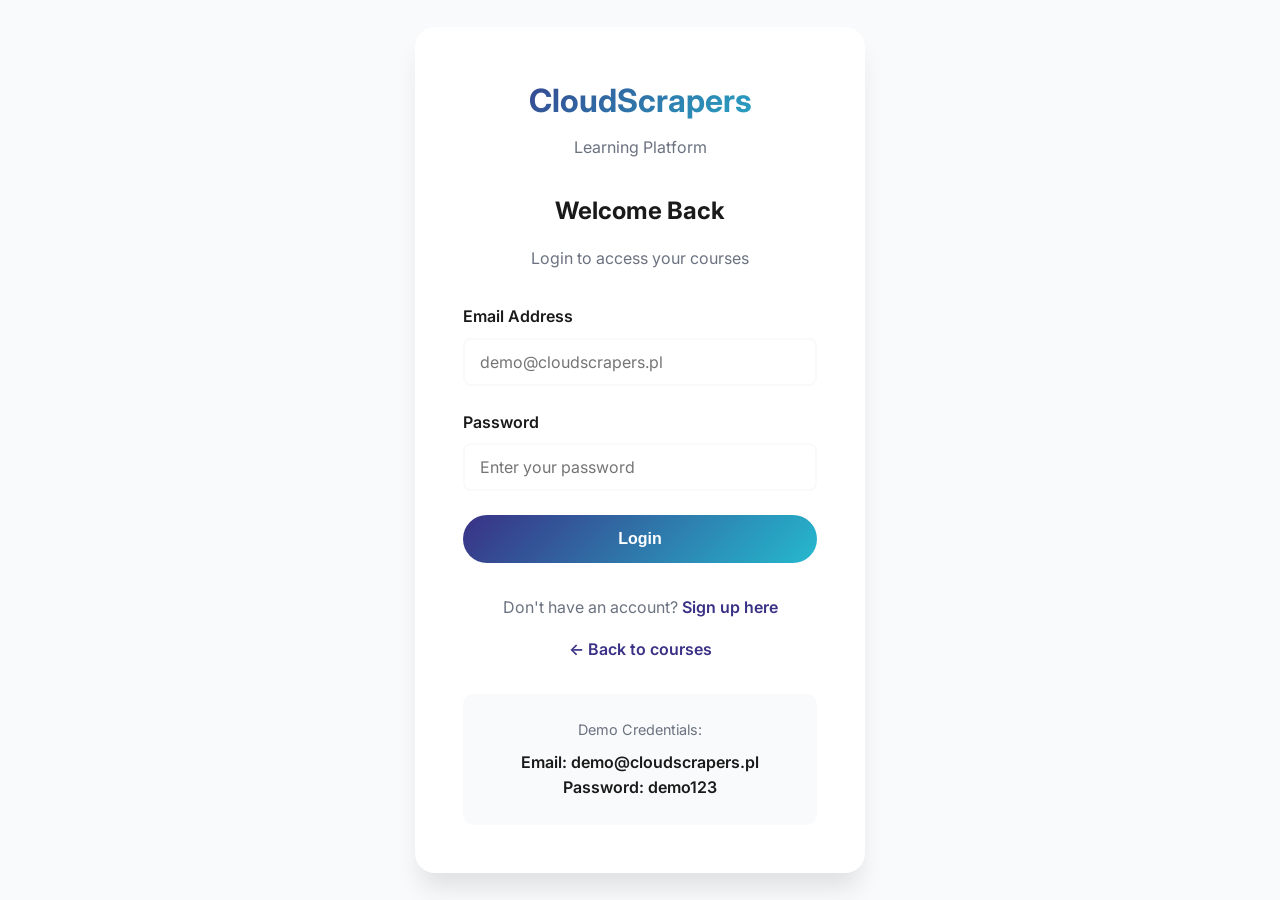
<file: platform/login.html>
<!DOCTYPE html>
<html lang="en">
<head>
    <meta charset="UTF-8">
    <meta name="viewport" content="width=device-width, initial-scale=1.0">
    <title>Login | CloudScrapers Learning Platform</title>
    <link rel="stylesheet" href="platform.css">
    <link rel="preconnect" href="https://fonts.googleapis.com">
    <link rel="preconnect" href="https://fonts.gstatic.com" crossorigin>
    <link href="https://fonts.googleapis.com/css2?family=Inter:wght@300;400;500;600;700&display=swap" rel="stylesheet">
</head>
<body>
    <div class="auth-container">
        <div class="auth-box">
            <div class="auth-logo">
                <h1>CloudScrapers</h1>
                <p style="color: var(--text-gray);">Learning Platform</p>
            </div>

            <div id="alertContainer"></div>

            <h2 style="text-align: center; margin-bottom: 1rem;">Welcome Back</h2>
            <p style="text-align: center; color: var(--text-gray); margin-bottom: 2rem;">Login to access your courses</p>

            <form class="auth-form" id="loginForm">
                <div class="form-group">
                    <label for="email">Email Address</label>
                    <input type="email" id="email" placeholder="demo@cloudscrapers.pl" required>
                </div>

                <div class="form-group">
                    <label for="password">Password</label>
                    <input type="password" id="password" placeholder="Enter your password" required>
                </div>

                <button type="submit" class="auth-submit">Login</button>
            </form>

            <div class="auth-footer">
                <p>Don't have an account? <a href="register.html">Sign up here</a></p>
                <p style="margin-top: 1rem;"><a href="index.html">← Back to courses</a></p>
            </div>

            <!-- Demo Credentials -->
            <div style="margin-top: 2rem; padding: 1.5rem; background: var(--bg-light); border-radius: 10px; text-align: center;">
                <p style="color: var(--text-gray); font-size: 0.9rem; margin-bottom: 0.5rem;">Demo Credentials:</p>
                <p style="font-weight: 600; color: var(--text-dark);">Email: demo@cloudscrapers.pl</p>
                <p style="font-weight: 600; color: var(--text-dark);">Password: demo123</p>
            </div>
        </div>
    </div>

    <script src="auth.js"></script>
    <script>
        const loginForm = document.getElementById('loginForm');
        const alertContainer = document.getElementById('alertContainer');

        loginForm.addEventListener('submit', (e) => {
            e.preventDefault();

            const email = document.getElementById('email').value;
            const password = document.getElementById('password').value;

            const result = auth.login(email, password);

            if (result.success) {
                showAlert('Login successful! Redirecting...', 'success');
                setTimeout(() => {
                    // Check if there's a redirect URL
                    const params = new URLSearchParams(window.location.search);
                    const redirect = params.get('redirect') || 'index.html';
                    window.location.href = redirect;
                }, 1000);
            } else {
                showAlert(result.message, 'error');
            }
        });

        function showAlert(message, type) {
            alertContainer.innerHTML = `
                <div class="alert alert-${type}">
                    ${message}
                </div>
            `;
        }

        // Check if already logged in
        if (auth.isLoggedIn()) {
            window.location.href = 'index.html';
        }
    </script>
</body>
</html>
</file>
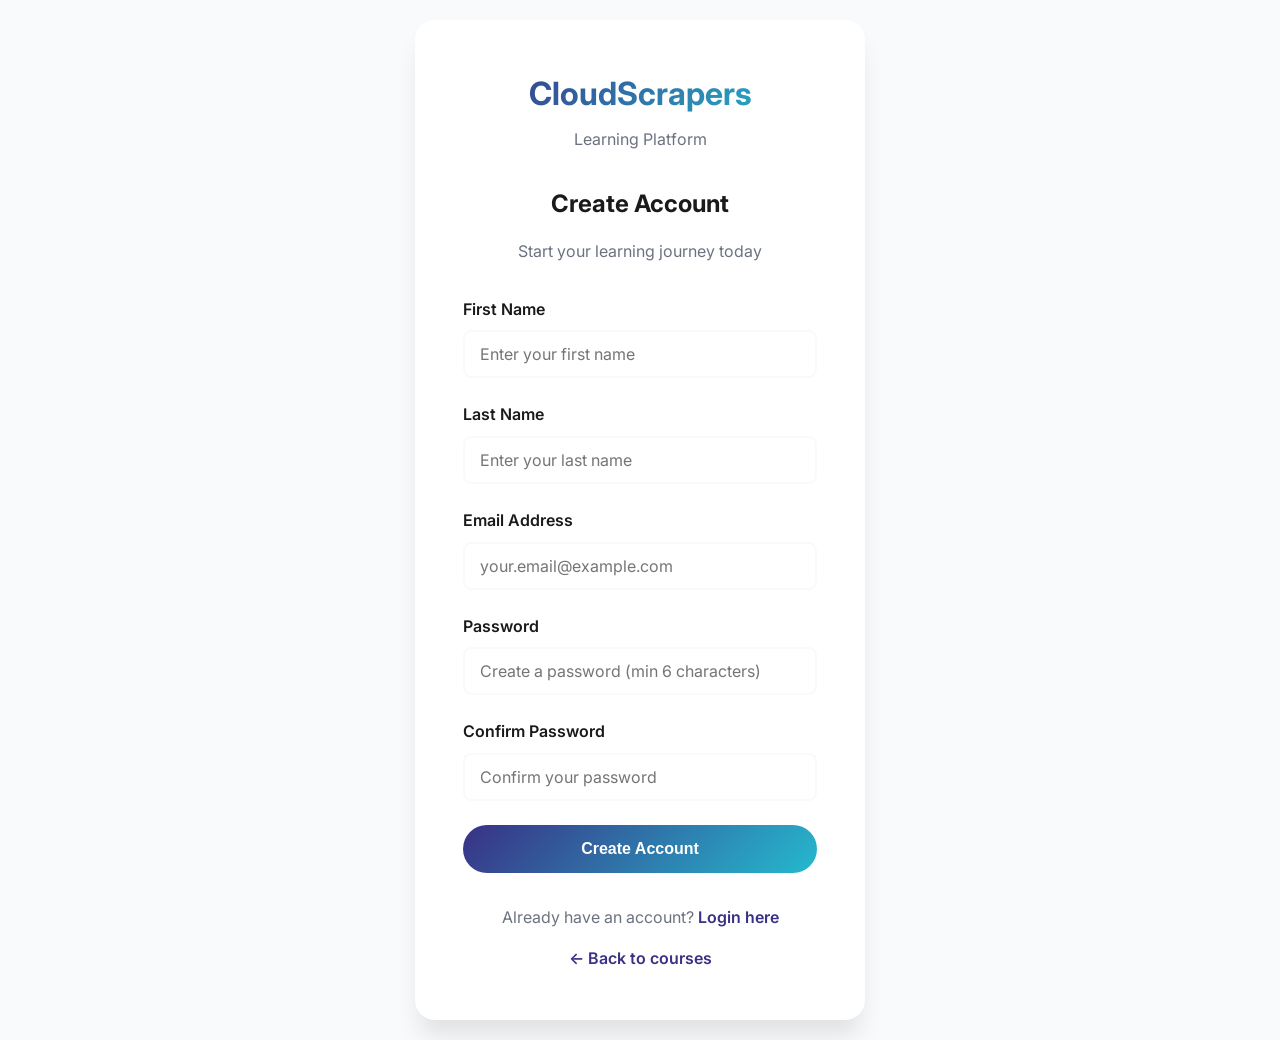
<file: platform/register.html>
<!DOCTYPE html>
<html lang="en">
<head>
    <meta charset="UTF-8">
    <meta name="viewport" content="width=device-width, initial-scale=1.0">
    <title>Register | CloudScrapers Learning Platform</title>
    <link rel="stylesheet" href="platform.css">
    <link rel="preconnect" href="https://fonts.googleapis.com">
    <link rel="preconnect" href="https://fonts.gstatic.com" crossorigin>
    <link href="https://fonts.googleapis.com/css2?family=Inter:wght@300;400;500;600;700&display=swap" rel="stylesheet">
</head>
<body>
    <div class="auth-container">
        <div class="auth-box">
            <div class="auth-logo">
                <h1>CloudScrapers</h1>
                <p style="color: var(--text-gray);">Learning Platform</p>
            </div>

            <div id="alertContainer"></div>

            <h2 style="text-align: center; margin-bottom: 1rem;">Create Account</h2>
            <p style="text-align: center; color: var(--text-gray); margin-bottom: 2rem;">Start your learning journey today</p>

            <form class="auth-form" id="registerForm">
                <div class="form-group">
                    <label for="firstName">First Name</label>
                    <input type="text" id="firstName" placeholder="Enter your first name" required>
                </div>

                <div class="form-group">
                    <label for="lastName">Last Name</label>
                    <input type="text" id="lastName" placeholder="Enter your last name" required>
                </div>

                <div class="form-group">
                    <label for="email">Email Address</label>
                    <input type="email" id="email" placeholder="your.email@example.com" required>
                </div>

                <div class="form-group">
                    <label for="password">Password</label>
                    <input type="password" id="password" placeholder="Create a password (min 6 characters)" minlength="6" required>
                </div>

                <div class="form-group">
                    <label for="confirmPassword">Confirm Password</label>
                    <input type="password" id="confirmPassword" placeholder="Confirm your password" required>
                </div>

                <button type="submit" class="auth-submit">Create Account</button>
            </form>

            <div class="auth-footer">
                <p>Already have an account? <a href="login.html">Login here</a></p>
                <p style="margin-top: 1rem;"><a href="index.html">← Back to courses</a></p>
            </div>
        </div>
    </div>

    <script src="auth.js"></script>
    <script>
        const registerForm = document.getElementById('registerForm');
        const alertContainer = document.getElementById('alertContainer');

        registerForm.addEventListener('submit', (e) => {
            e.preventDefault();

            const firstName = document.getElementById('firstName').value;
            const lastName = document.getElementById('lastName').value;
            const email = document.getElementById('email').value;
            const password = document.getElementById('password').value;
            const confirmPassword = document.getElementById('confirmPassword').value;

            // Validation
            if (password !== confirmPassword) {
                showAlert('Passwords do not match!', 'error');
                return;
            }

            if (password.length < 6) {
                showAlert('Password must be at least 6 characters long!', 'error');
                return;
            }

            const result = auth.register(email, password, firstName, lastName);

            if (result.success) {
                showAlert('Registration successful! Redirecting to login...', 'success');
                setTimeout(() => {
                    window.location.href = 'login.html';
                }, 1500);
            } else {
                showAlert(result.message, 'error');
            }
        });

        function showAlert(message, type) {
            alertContainer.innerHTML = `
                <div class="alert alert-${type}">
                    ${message}
                </div>
            `;
        }

        // Check if already logged in
        if (auth.isLoggedIn()) {
            window.location.href = 'index.html';
        }
    </script>
</body>
</html>
</file>
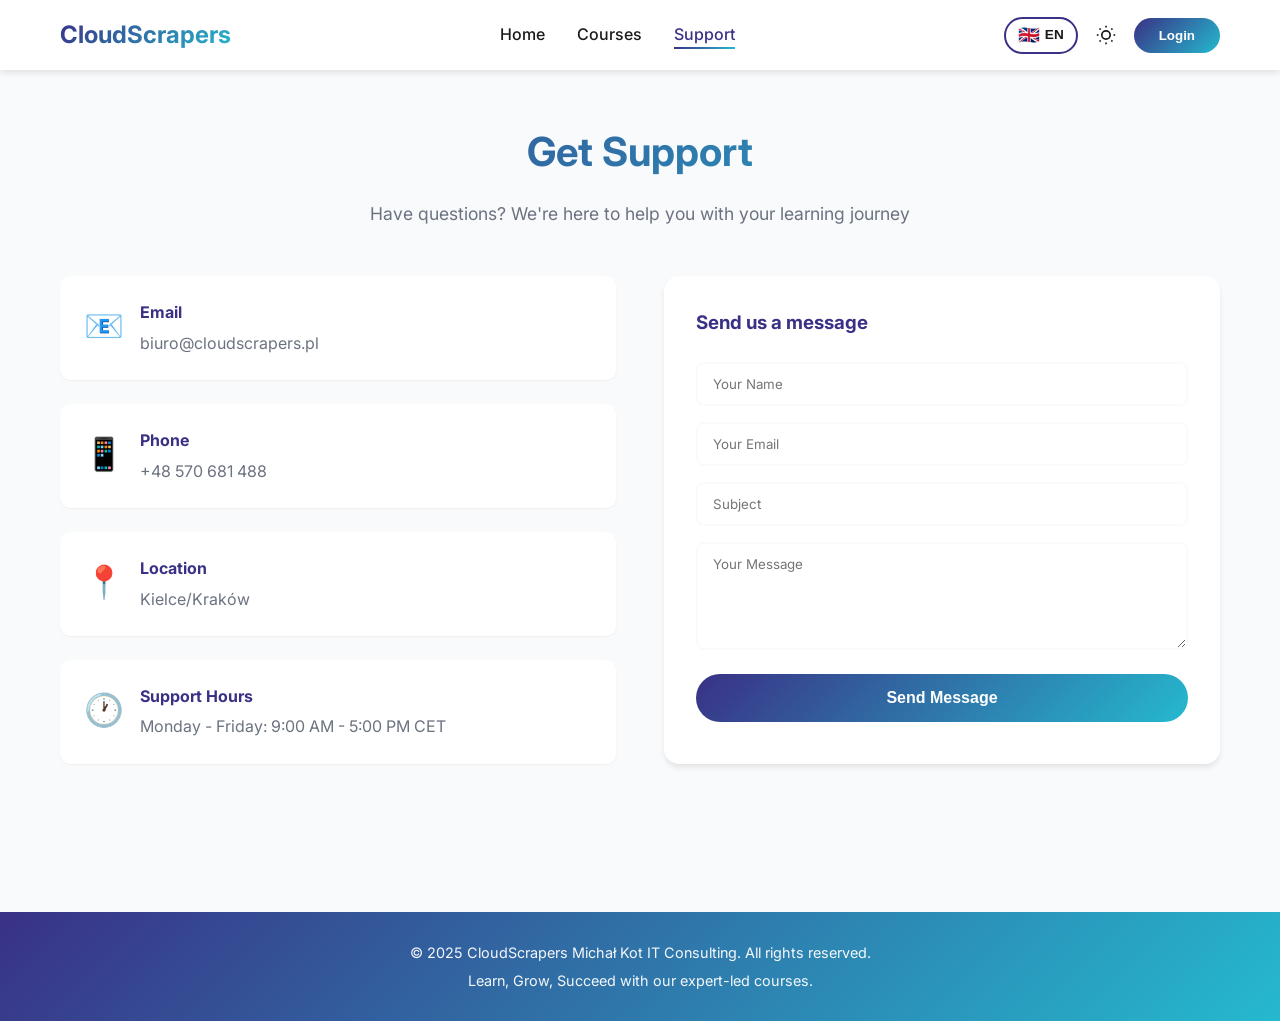
<file: platform/support.html>
<!DOCTYPE html>
<html lang="en">
<head>
    <meta charset="UTF-8">
    <meta name="viewport" content="width=device-width, initial-scale=1.0">
    <title>Support | CloudScrapers Learning Platform</title>
    <link rel="stylesheet" href="platform.css">
    <link rel="preconnect" href="https://fonts.googleapis.com">
    <link rel="preconnect" href="https://fonts.gstatic.com" crossorigin>
    <link href="https://fonts.googleapis.com/css2?family=Inter:wght@300;400;500;600;700&display=swap" rel="stylesheet">
</head>
<body>
    <!-- Navigation Bar -->
    <nav class="navbar" id="navbar">
        <div class="nav-container">
            <div class="logo">
                <a href="../index.html" style="text-decoration: none; color: inherit;">
                    <span class="logo-text">CloudScrapers</span>
                </a>
            </div>
            <ul class="nav-menu" id="navMenu">
                <li><a href="../index.html" class="nav-link" data-i18n="nav.home">Home</a></li>
                <li><a href="index.html" class="nav-link" data-i18n="nav.courses">Courses</a></li>
                <li><a href="support.html" class="nav-link active" data-i18n="nav.support">Support</a></li>
            </ul>
            <div class="nav-actions">
                <button class="language-toggle" id="languageToggle" aria-label="Switch language">
                    <span class="lang-flag">🇬🇧</span>
                    <span class="lang-text">EN</span>
                </button>
                <button class="theme-toggle" id="themeToggle" aria-label="Toggle dark mode">
                    <svg class="sun-icon" viewBox="0 0 24 24" fill="none" stroke="currentColor" stroke-width="2">
                        <circle cx="12" cy="12" r="5"></circle>
                        <line x1="12" y1="1" x2="12" y2="3"></line>
                        <line x1="12" y1="21" x2="12" y2="23"></line>
                        <line x1="4.22" y1="4.22" x2="5.64" y2="5.64"></line>
                        <line x1="18.36" y1="18.36" x2="19.78" y2="19.78"></line>
                        <line x1="1" y1="12" x2="3" y2="12"></line>
                        <line x1="21" y1="12" x2="23" y2="12"></line>
                        <line x1="4.22" y1="19.78" x2="5.64" y2="18.36"></line>
                        <line x1="18.36" y1="5.64" x2="19.78" y2="4.22"></line>
                    </svg>
                    <svg class="moon-icon" viewBox="0 0 24 24" fill="currentColor">
                        <path d="M21 12.79A9 9 0 1 1 11.21 3 7 7 0 0 0 21 12.79z"></path>
                    </svg>
                </button>
                <div id="userMenuContainer"></div>
                <div class="hamburger" id="hamburger">
                    <span></span>
                    <span></span>
                    <span></span>
                </div>
            </div>
        </div>
    </nav>

    <!-- Support Section -->
    <section class="section contact-section" style="padding-top: 120px;">
        <div class="container">
            <h2 class="section-title" data-i18n="support.title">Get Support</h2>
            <p class="section-subtitle" data-i18n="support.subtitle">Have questions? We're here to help you with your learning journey</p>
            <div class="contact-content">
                <div class="contact-info">
                    <div class="info-item">
                        <div class="info-icon">📧</div>
                        <div class="info-text">
                            <h4 data-i18n="support.info.email">Email</h4>
                            <p>biuro@cloudscrapers.pl</p>
                        </div>
                    </div>
                    <div class="info-item">
                        <div class="info-icon">📱</div>
                        <div class="info-text">
                            <h4 data-i18n="support.info.phone">Phone</h4>
                            <p>+48 570 681 488</p>
                        </div>
                    </div>
                    <div class="info-item">
                        <div class="info-icon">📍</div>
                        <div class="info-text">
                            <h4 data-i18n="support.info.location">Location</h4>
                            <p>Kielce/Kraków</p>
                        </div>
                    </div>
                    <div class="info-item">
                        <div class="info-icon">🕐</div>
                        <div class="info-text">
                            <h4 data-i18n="support.info.hours">Support Hours</h4>
                            <p data-i18n="support.info.hoursValue">Monday - Friday: 9:00 AM - 5:00 PM CET</p>
                        </div>
                    </div>
                </div>
                <div class="contact-form">
                    <h3 data-i18n="support.form.heading">Send us a message</h3>
                    <form id="contactForm">
                        <input type="text" id="nameInput" placeholder="Your Name" required>
                        <input type="email" id="emailInput" placeholder="Your Email" required>
                        <input type="text" id="subjectInput" placeholder="Subject" required>
                        <textarea id="messageInput" placeholder="Your Message" rows="5" required></textarea>
                        <button type="submit" class="submit-button" data-i18n="support.form.submit">Send Message</button>
                    </form>
                </div>
            </div>
        </div>
    </section>

    <!-- Footer -->
    <footer class="footer">
        <div class="container">
            <p data-i18n="footer.copyright">&copy; 2025 CloudScrapers Michał Kot IT Consulting. All rights reserved.</p>
            <p data-i18n="footer.tagline">Learn, Grow, Succeed with our expert-led courses.</p>
        </div>
    </footer>

    <script src="auth.js"></script>
    <script src="platform-translations.js"></script>
    <script src="platform-common.js"></script>
    <script>
        // Initialize platform
        function initPlatform() {
            renderUserMenu();
            updateFormPlaceholders();
        }

        // Update form placeholders based on current language
        function updateFormPlaceholders() {
            const lang = platformCommon.getCurrentLanguage();
            const translations = platformTranslations[lang].support.form;

            document.getElementById('nameInput').placeholder = translations.namePlaceholder;
            document.getElementById('emailInput').placeholder = translations.emailPlaceholder;
            document.getElementById('subjectInput').placeholder = translations.subjectPlaceholder;
            document.getElementById('messageInput').placeholder = translations.messagePlaceholder;
        }

        // Override language switcher to also update placeholders
        const languageToggle = document.getElementById('languageToggle');
        if (languageToggle) {
            languageToggle.addEventListener('click', () => {
                setTimeout(updateFormPlaceholders, 100);
            });
        }

        // Render user menu
        function renderUserMenu() {
            const container = document.getElementById('userMenuContainer');
            const user = auth.getCurrentUser();

            if (user) {
                const initials = user.firstName[0] + user.lastName[0];
                container.innerHTML = `
                    <div class="user-menu">
                        <div class="user-avatar" id="userAvatar">${initials}</div>
                        <div class="user-dropdown" id="userDropdown">
                            <div class="user-dropdown-item">
                                <strong>${user.firstName} ${user.lastName}</strong><br>
                                <small style="color: var(--text-gray)">${user.email}</small>
                            </div>
                            <div class="user-dropdown-item" onclick="window.location.href='../index.html'">
                                Main Website
                            </div>
                            <div class="user-dropdown-item" onclick="logout()">
                                Logout
                            </div>
                        </div>
                    </div>
                `;

                // Toggle dropdown
                document.getElementById('userAvatar').addEventListener('click', () => {
                    document.getElementById('userDropdown').classList.toggle('active');
                });

                // Close dropdown when clicking outside
                document.addEventListener('click', (e) => {
                    if (!e.target.closest('.user-menu')) {
                        document.getElementById('userDropdown').classList.remove('active');
                    }
                });
            } else {
                container.innerHTML = `
                    <a href="login.html" style="text-decoration: none;">
                        <button style="padding: 10px 25px; background: var(--gradient-primary); color: white; border: none; border-radius: 25px; cursor: pointer; font-weight: 600;">
                            Login
                        </button>
                    </a>
                `;
            }
        }

        // Logout function
        function logout() {
            auth.logout();
            window.location.reload();
        }

        // Hamburger menu
        const hamburger = document.getElementById('hamburger');
        const navMenu = document.getElementById('navMenu');

        hamburger?.addEventListener('click', () => {
            navMenu.classList.toggle('active');
        });

        // Contact Form Submission
        const contactForm = document.getElementById('contactForm');
        contactForm.addEventListener('submit', (e) => {
            e.preventDefault();
            const translations = platformTranslations[currentLanguage || 'en'];
            alert(translations.support?.form?.successMessage || 'Thank you for your message! We will get back to you soon.');
            contactForm.reset();
        });

        // Initialize on load
        document.addEventListener('DOMContentLoaded', initPlatform);
    </script>
</body>
</html>
</file>
<file: styles.css>
/* ========================================
   Global Styles & Reset
   ======================================== */

* {
    margin: 0;
    padding: 0;
    box-sizing: border-box;
}

:root {
    --primary-color: #393185;
    --secondary-color: #25b9ce;
    --gradient-primary: linear-gradient(135deg, #393185 0%, #25b9ce 100%);
    --gradient-secondary: linear-gradient(135deg, #25b9ce 0%, #393185 100%);
    --text-dark: #1a1a1a;
    --text-light: #ffffff;
    --text-gray: #6b7280;
    --bg-light: #f9fafb;
    --bg-white: #ffffff;
    --shadow-sm: 0 1px 2px 0 rgba(0, 0, 0, 0.05);
    --shadow-md: 0 4px 6px -1px rgba(0, 0, 0, 0.1);
    --shadow-lg: 0 10px 15px -3px rgba(0, 0, 0, 0.1);
    --shadow-xl: 0 20px 25px -5px rgba(0, 0, 0, 0.1);
    --transition: all 0.3s ease;
}

/* Dark Mode Variables */
body.dark-mode {
    --text-dark: #e5e7eb;
    --text-light: #ffffff;
    --text-gray: #9ca3af;
    --bg-light: #1f2937;
    --bg-white: #111827;
    --shadow-sm: 0 1px 2px 0 rgba(0, 0, 0, 0.3);
    --shadow-md: 0 4px 6px -1px rgba(0, 0, 0, 0.4);
    --shadow-lg: 0 10px 15px -3px rgba(0, 0, 0, 0.5);
    --shadow-xl: 0 20px 25px -5px rgba(0, 0, 0, 0.6);
}

html {
    scroll-behavior: smooth;
}

body {
    font-family: 'Inter', -apple-system, BlinkMacSystemFont, 'Segoe UI', Roboto, Oxygen, Ubuntu, Cantarell, sans-serif;
    line-height: 1.6;
    color: var(--text-dark);
    background-color: var(--bg-white);
}

.container {
    max-width: 1200px;
    margin: 0 auto;
    padding: 0 20px;
}

/* ========================================
   Navigation Bar
   ======================================== */

.navbar {
    position: fixed;
    top: 0;
    left: 0;
    width: 100%;
    background: rgba(255, 255, 255, 0.95);
    backdrop-filter: blur(10px);
    box-shadow: var(--shadow-md);
    z-index: 1000;
    transition: var(--transition);
}

body.dark-mode .navbar {
    background: rgba(17, 24, 39, 0.95);
}

.nav-container {
    max-width: 1200px;
    margin: 0 auto;
    padding: 0 20px;
    display: flex;
    justify-content: space-between;
    align-items: center;
    height: 70px;
}

.logo {
    font-size: 1.5rem;
    font-weight: 700;
    background: var(--gradient-primary);
    -webkit-background-clip: text;
    -webkit-text-fill-color: transparent;
    background-clip: text;
}

.nav-menu {
    display: flex;
    list-style: none;
    gap: 2rem;
}

.nav-link {
    text-decoration: none;
    color: var(--text-dark);
    font-weight: 500;
    transition: var(--transition);
    position: relative;
}

.nav-link::after {
    content: '';
    position: absolute;
    bottom: -5px;
    left: 0;
    width: 0;
    height: 2px;
    background: var(--gradient-primary);
    transition: var(--transition);
}

.nav-link:hover::after,
.nav-link.active::after {
    width: 100%;
}

.nav-link:hover,
.nav-link.active {
    color: var(--primary-color);
}

.nav-actions {
    display: flex;
    align-items: center;
    gap: 0.5rem;
}

.language-toggle {
    background: none;
    border: 2px solid var(--primary-color);
    cursor: pointer;
    padding: 6px 12px;
    border-radius: 20px;
    display: flex;
    align-items: center;
    gap: 0.3rem;
    transition: var(--transition);
    color: var(--text-dark);
    font-weight: 600;
    font-size: 0.85rem;
}

.language-toggle:hover {
    background: var(--primary-color);
    color: var(--text-light);
}

.lang-flag {
    font-size: 1.1rem;
}

.lang-text {
    line-height: 1;
}

.theme-toggle {
    background: none;
    border: none;
    cursor: pointer;
    width: 40px;
    height: 40px;
    border-radius: 50%;
    display: flex;
    align-items: center;
    justify-content: center;
    transition: var(--transition);
    color: var(--text-dark);
    position: relative;
}

.theme-toggle:hover {
    background: var(--bg-light);
}

.theme-toggle svg {
    width: 20px;
    height: 20px;
    transition: var(--transition);
}

.theme-toggle .sun-icon {
    position: absolute;
    opacity: 1;
    transform: rotate(0deg);
}

.theme-toggle .moon-icon {
    position: absolute;
    opacity: 0;
    transform: rotate(180deg);
}

body.dark-mode .theme-toggle .sun-icon {
    opacity: 0;
    transform: rotate(180deg);
}

body.dark-mode .theme-toggle .moon-icon {
    opacity: 1;
    transform: rotate(0deg);
}

.hamburger {
    display: none;
    flex-direction: column;
    cursor: pointer;
    gap: 4px;
}

.hamburger span {
    width: 25px;
    height: 3px;
    background: var(--primary-color);
    transition: var(--transition);
}

/* ========================================
   Hero Section
   ======================================== */

.hero {
    position: relative;
    min-height: 100vh;
    display: flex;
    align-items: center;
    justify-content: center;
    overflow: hidden;
    background: var(--gradient-primary);
}

.hero-background {
    position: absolute;
    top: 0;
    left: 0;
    width: 100%;
    height: 100%;
    opacity: 0.1;
    background-image:
        repeating-linear-gradient(0deg, transparent, transparent 50px, rgba(255, 255, 255, 0.1) 50px, rgba(255, 255, 255, 0.1) 51px),
        repeating-linear-gradient(90deg, transparent, transparent 50px, rgba(255, 255, 255, 0.1) 50px, rgba(255, 255, 255, 0.1) 51px);
}

.hero-content {
    position: relative;
    z-index: 2;
    text-align: center;
    color: var(--text-light);
    padding: 0 20px;
    max-width: 800px;
}

.hero-title {
    font-size: 3.5rem;
    font-weight: 700;
    margin-bottom: 1rem;
    animation: fadeInUp 0.8s ease;
}

.hero-subtitle {
    font-size: 1.25rem;
    margin-bottom: 2rem;
    opacity: 0.95;
    animation: fadeInUp 1s ease;
}

.cta-button {
    display: inline-block;
    padding: 15px 40px;
    background: var(--text-light);
    color: var(--primary-color);
    text-decoration: none;
    font-weight: 600;
    border-radius: 50px;
    transition: var(--transition);
    box-shadow: var(--shadow-lg);
    animation: fadeInUp 1.2s ease;
}

.cta-button:hover {
    transform: translateY(-3px);
    box-shadow: var(--shadow-xl);
}

@keyframes fadeInUp {
    from {
        opacity: 0;
        transform: translateY(30px);
    }
    to {
        opacity: 1;
        transform: translateY(0);
    }
}

/* ========================================
   Section Styles
   ======================================== */

.section {
    padding: 100px 0;
}

.section-title {
    font-size: 2.5rem;
    font-weight: 700;
    text-align: center;
    margin-bottom: 1rem;
    background: var(--gradient-primary);
    -webkit-background-clip: text;
    -webkit-text-fill-color: transparent;
    background-clip: text;
}

.section-subtitle {
    text-align: center;
    color: var(--text-gray);
    font-size: 1.1rem;
    margin-bottom: 3rem;
}

/* ========================================
   About Section
   ======================================== */

.about-section {
    background: var(--bg-light);
}

.about-content {
    display: grid;
    grid-template-columns: 1fr 2fr;
    gap: 3rem;
    margin-top: 3rem;
}

.logo-placeholder {
    display: flex;
    align-items: center;
    justify-content: center;
}

.logo-box {
    width: 300px;
    height: 300px;
    border: 3px solid var(--primary-color);
    border-radius: 10px;
    display: flex;
    flex-direction: column;
    align-items: center;
    justify-content: center;
    background: var(--bg-white);
    transition: var(--transition);
}

.logo-box:hover {
    border-color: var(--secondary-color);
    box-shadow: var(--shadow-lg);
}

.logo-text-placeholder {
    font-size: 1.2rem;
    font-weight: 600;
    color: var(--primary-color);
    margin-bottom: 0.5rem;
}

.logo-dimensions {
    font-size: 0.9rem;
    color: var(--text-gray);
}

.about-text h3 {
    font-size: 1.8rem;
    margin-bottom: 1rem;
    color: var(--primary-color);
}

.about-text p {
    color: var(--text-gray);
    margin-bottom: 1.5rem;
    line-height: 1.8;
}

.tech-stack {
    margin-top: 2rem;
}

.tech-stack h4 {
    font-size: 1.3rem;
    margin-bottom: 1.5rem;
    color: var(--text-dark);
}

.tech-grid {
    display: grid;
    grid-template-columns: repeat(2, 1fr);
    gap: 1.5rem;
}

.tech-item {
    padding: 1.5rem;
    background: var(--bg-white);
    border-radius: 10px;
    box-shadow: var(--shadow-sm);
    transition: var(--transition);
}

.tech-item:hover {
    transform: translateY(-5px);
    box-shadow: var(--shadow-lg);
}

.tech-icon {
    font-size: 2.5rem;
    margin-bottom: 0.5rem;
}

.tech-item h5 {
    font-size: 1.1rem;
    margin-bottom: 0.5rem;
    color: var(--primary-color);
}

.tech-item p {
    font-size: 0.9rem;
    color: var(--text-gray);
}

/* ========================================
   Courses & Vlogs Sections
   ======================================== */

.courses-section {
    background: var(--bg-white);
}

.vlogs-section {
    background: var(--bg-light);
}

.video-grid {
    display: grid;
    grid-template-columns: repeat(auto-fit, minmax(350px, 1fr));
    gap: 2rem;
    margin-bottom: 3rem;
}

.video-card {
    background: var(--bg-white);
    border-radius: 15px;
    overflow: hidden;
    box-shadow: var(--shadow-md);
    transition: var(--transition);
}

.video-card:hover {
    transform: translateY(-10px);
    box-shadow: var(--shadow-xl);
}

.video-wrapper {
    position: relative;
    padding-bottom: 56.25%; /* 16:9 aspect ratio */
    height: 0;
    overflow: hidden;
}

.video-wrapper iframe {
    position: absolute;
    top: 0;
    left: 0;
    width: 100%;
    height: 100%;
}

.video-card h3 {
    padding: 1rem 1.5rem 0.5rem;
    font-size: 1.2rem;
    color: var(--primary-color);
}

.video-card p {
    padding: 0 1.5rem 1.5rem;
    color: var(--text-gray);
}

.channel-link {
    text-align: center;
}

.youtube-button {
    display: inline-block;
    padding: 15px 40px;
    background: #FF0000;
    color: var(--text-light);
    text-decoration: none;
    font-weight: 600;
    border-radius: 50px;
    transition: var(--transition);
    box-shadow: var(--shadow-md);
}

.youtube-button:hover {
    transform: translateY(-3px);
    box-shadow: var(--shadow-xl);
    background: #cc0000;
}

/* ========================================
   Downloads Section
   ======================================== */

.downloads-section {
    background: var(--bg-white);
}

.downloads-grid {
    display: grid;
    grid-template-columns: repeat(auto-fit, minmax(300px, 1fr));
    gap: 2rem;
}

.download-card {
    background: var(--bg-white);
    border: 2px solid var(--bg-light);
    border-radius: 15px;
    padding: 2rem;
    text-align: center;
    transition: var(--transition);
}

.download-card:hover {
    border-color: var(--secondary-color);
    transform: translateY(-5px);
    box-shadow: var(--shadow-lg);
}

.download-icon {
    font-size: 3rem;
    margin-bottom: 1rem;
}

.download-card h3 {
    font-size: 1.2rem;
    margin-bottom: 0.5rem;
    color: var(--primary-color);
}

.download-card p {
    color: var(--text-gray);
    margin-bottom: 1.5rem;
    font-size: 0.95rem;
}

.download-button {
    display: inline-block;
    padding: 10px 30px;
    background: var(--gradient-primary);
    color: var(--text-light);
    text-decoration: none;
    font-weight: 600;
    border-radius: 50px;
    transition: var(--transition);
}

.download-button:hover {
    transform: scale(1.05);
    box-shadow: var(--shadow-md);
}

/* ========================================
   Contact Section
   ======================================== */

.contact-section {
    background: var(--bg-light);
}

.contact-content {
    display: grid;
    grid-template-columns: 1fr 1fr;
    gap: 3rem;
    margin-bottom: 3rem;
}

.contact-info {
    display: flex;
    flex-direction: column;
    gap: 1.5rem;
}

.info-item {
    display: flex;
    align-items: start;
    gap: 1rem;
    padding: 1.5rem;
    background: var(--bg-white);
    border-radius: 10px;
    box-shadow: var(--shadow-sm);
    transition: var(--transition);
}

.info-item:hover {
    box-shadow: var(--shadow-md);
    transform: translateX(5px);
}

.info-icon {
    font-size: 2rem;
    flex-shrink: 0;
}

.info-text h4 {
    color: var(--primary-color);
    margin-bottom: 0.3rem;
}

.info-text p {
    color: var(--text-gray);
}

.contact-form {
    background: var(--bg-white);
    padding: 2rem;
    border-radius: 15px;
    box-shadow: var(--shadow-md);
}

.contact-form h3 {
    color: var(--primary-color);
    margin-bottom: 1.5rem;
}

.contact-form input,
.contact-form textarea {
    width: 100%;
    padding: 12px 15px;
    margin-bottom: 1rem;
    border: 2px solid var(--bg-light);
    border-radius: 8px;
    font-family: inherit;
    transition: var(--transition);
    background: var(--bg-white);
    color: var(--text-dark);
}

.contact-form input:focus,
.contact-form textarea:focus {
    outline: none;
    border-color: var(--secondary-color);
}

.submit-button {
    width: 100%;
    padding: 15px;
    background: var(--gradient-primary);
    color: var(--text-light);
    border: none;
    border-radius: 50px;
    font-weight: 600;
    font-size: 1rem;
    cursor: pointer;
    transition: var(--transition);
}

.submit-button:hover {
    transform: translateY(-2px);
    box-shadow: var(--shadow-lg);
}

.social-media {
    text-align: center;
}

.social-media h3 {
    color: var(--primary-color);
    margin-bottom: 1.5rem;
}

.social-links {
    display: flex;
    justify-content: center;
    gap: 1.5rem;
    flex-wrap: wrap;
}

.social-link {
    display: flex;
    align-items: center;
    gap: 0.5rem;
    padding: 12px 25px;
    border-radius: 50px;
    text-decoration: none;
    color: var(--text-light);
    font-weight: 600;
    transition: var(--transition);
    box-shadow: var(--shadow-md);
}

.social-link svg {
    width: 20px;
    height: 20px;
}

.social-link:hover {
    transform: translateY(-3px);
    box-shadow: var(--shadow-lg);
}

.social-link.youtube {
    background: #FF0000;
}

.social-link.youtube:hover {
    background: #cc0000;
}

.social-link.instagram {
    background: linear-gradient(45deg, #f09433 0%, #e6683c 25%, #dc2743 50%, #cc2366 75%, #bc1888 100%);
}

.social-link.tiktok {
    background: #000000;
}

.social-link.tiktok:hover {
    background: #333333;
}

.social-link.facebook {
    background: #1877F2;
}

.social-link.facebook:hover {
    background: #0d5dbf;
}

/* ========================================
   Footer
   ======================================== */

.footer {
    background: var(--gradient-primary);
    color: var(--text-light);
    text-align: center;
    padding: 1.5rem 0;
    position: relative;
    overflow: hidden;
}

.footer::before {
    content: '';
    position: absolute;
    top: 0;
    left: 0;
    right: 0;
    bottom: 0;
    background: linear-gradient(135deg, rgba(57, 49, 133, 0.95) 0%, rgba(37, 185, 206, 0.95) 100%);
    z-index: 0;
}

.footer .container {
    position: relative;
    z-index: 1;
}

.footer p {
    margin: 0.3rem 0;
    opacity: 0.95;
    font-size: 0.9rem;
}

/* ========================================
   Responsive Design
   ======================================== */

@media (max-width: 768px) {
    .hamburger {
        display: flex;
    }

    .nav-menu {
        position: fixed;
        left: -100%;
        top: 70px;
        flex-direction: column;
        background: var(--bg-white);
        width: 100%;
        text-align: center;
        transition: 0.3s;
        box-shadow: var(--shadow-lg);
        padding: 2rem 0;
    }

    .nav-menu.active {
        left: 0;
    }

    .nav-actions {
        margin-right: 1rem;
    }

    .hero-title {
        font-size: 2.5rem;
    }

    .hero-subtitle {
        font-size: 1rem;
    }

    .section {
        padding: 60px 0;
    }

    .section-title {
        font-size: 2rem;
    }

    .about-content {
        grid-template-columns: 1fr;
    }

    .tech-grid {
        grid-template-columns: 1fr;
    }

    .video-grid {
        grid-template-columns: 1fr;
    }

    .contact-content {
        grid-template-columns: 1fr;
    }

    .downloads-grid {
        grid-template-columns: 1fr;
    }
}

@media (max-width: 480px) {
    .hero-title {
        font-size: 2rem;
    }

    .cta-button {
        padding: 12px 30px;
        font-size: 0.9rem;
    }

    .section-title {
        font-size: 1.75rem;
    }

    .logo-box {
        width: 100%;
        height: 250px;
    }
}
</file>
<file: platform/platform.css>
/* CloudScrapers Learning Platform Styles */
/* Inherits variables and base styles from main website */

@import url('../styles.css');

/* Additional Platform-Specific Styles */

.platform-container {
    max-width: 1400px;
    margin: 0 auto;
    padding: 100px 20px 40px;
}

/* Header Additions */
.user-menu {
    position: relative;
}

.user-avatar {
    width: 40px;
    height: 40px;
    border-radius: 50%;
    background: var(--gradient-primary);
    color: var(--text-light);
    display: flex;
    align-items: center;
    justify-content: center;
    font-weight: 600;
    cursor: pointer;
    transition: var(--transition);
}

.user-avatar:hover {
    transform: scale(1.1);
}

.user-dropdown {
    position: absolute;
    top: 50px;
    right: 0;
    background: var(--bg-white);
    border-radius: 10px;
    box-shadow: var(--shadow-xl);
    min-width: 200px;
    display: none;
    z-index: 1000;
}

.user-dropdown.active {
    display: block;
}

.user-dropdown-item {
    padding: 12px 20px;
    border-bottom: 1px solid var(--bg-light);
    cursor: pointer;
    transition: var(--transition);
}

.user-dropdown-item:hover {
    background: var(--bg-light);
}

.user-dropdown-item:last-child {
    border-bottom: none;
    color: #dc2626;
}

/* Course Cards */
.courses-grid {
    display: grid;
    grid-template-columns: repeat(auto-fill, minmax(320px, 1fr));
    gap: 2rem;
    margin-top: 2rem;
}

.course-card {
    background: var(--bg-white);
    border-radius: 15px;
    overflow: hidden;
    box-shadow: var(--shadow-md);
    transition: var(--transition);
    cursor: pointer;
}

.course-card:hover {
    transform: translateY(-8px);
    box-shadow: var(--shadow-xl);
}

.course-thumbnail {
    width: 100%;
    height: 200px;
    background: linear-gradient(135deg, var(--primary-color) 0%, var(--secondary-color) 100%);
    display: flex;
    align-items: center;
    justify-content: center;
    color: var(--text-light);
    font-size: 3rem;
    position: relative;
}

.course-badge {
    position: absolute;
    top: 15px;
    right: 15px;
    background: rgba(255, 255, 255, 0.95);
    color: var(--primary-color);
    padding: 5px 15px;
    border-radius: 20px;
    font-size: 0.85rem;
    font-weight: 600;
}

.course-badge.free {
    background: #10b981;
    color: white;
}

.course-info {
    padding: 1.5rem;
}

.course-category {
    color: var(--secondary-color);
    font-size: 0.85rem;
    font-weight: 600;
    text-transform: uppercase;
    margin-bottom: 0.5rem;
}

.course-title {
    font-size: 1.3rem;
    font-weight: 700;
    color: var(--text-dark);
    margin-bottom: 0.75rem;
}

.course-description {
    color: var(--text-gray);
    font-size: 0.95rem;
    margin-bottom: 1rem;
    line-height: 1.6;
}

.course-meta {
    display: flex;
    justify-content: space-between;
    align-items: center;
    padding-top: 1rem;
    border-top: 1px solid var(--bg-light);
}

.course-stats {
    display: flex;
    gap: 1rem;
    font-size: 0.9rem;
    color: var(--text-gray);
}

.course-price {
    font-size: 1.2rem;
    font-weight: 700;
    color: var(--primary-color);
}

.course-price.free {
    color: #10b981;
}

/* Course Detail Page */
.course-detail-header {
    background: var(--gradient-primary);
    color: var(--text-light);
    padding: 3rem 0;
    margin-top: 70px;
}

.course-detail-content {
    max-width: 1200px;
    margin: 0 auto;
    padding: 0 20px;
}

.breadcrumb {
    display: flex;
    gap: 0.5rem;
    margin-bottom: 1rem;
    font-size: 0.9rem;
    opacity: 0.9;
}

.breadcrumb a {
    color: var(--text-light);
    text-decoration: none;
}

.course-detail-title {
    font-size: 2.5rem;
    margin-bottom: 1rem;
}

.course-detail-meta {
    display: flex;
    gap: 2rem;
    flex-wrap: wrap;
    margin-top: 1.5rem;
}

.meta-item {
    display: flex;
    align-items: center;
    gap: 0.5rem;
}

.course-body {
    max-width: 1200px;
    margin: 3rem auto;
    padding: 0 20px;
    display: grid;
    grid-template-columns: 2fr 1fr;
    gap: 3rem;
}

.video-player-container {
    background: #000;
    border-radius: 15px;
    overflow: hidden;
    aspect-ratio: 16/9;
}

.video-player-container iframe {
    width: 100%;
    height: 100%;
}

.locked-overlay {
    background: var(--bg-white);
    border-radius: 15px;
    padding: 4rem 2rem;
    text-align: center;
    box-shadow: var(--shadow-lg);
}

.locked-overlay svg {
    width: 80px;
    height: 80px;
    color: var(--primary-color);
    margin-bottom: 1.5rem;
}

.course-sidebar {
    position: sticky;
    top: 90px;
    height: fit-content;
}

.enroll-card {
    background: var(--bg-white);
    border-radius: 15px;
    padding: 2rem;
    box-shadow: var(--shadow-lg);
}

.enroll-price {
    font-size: 2rem;
    font-weight: 700;
    color: var(--primary-color);
    margin-bottom: 1.5rem;
}

.enroll-btn {
    width: 100%;
    padding: 15px;
    background: var(--gradient-primary);
    color: var(--text-light);
    border: none;
    border-radius: 50px;
    font-weight: 600;
    font-size: 1rem;
    cursor: pointer;
    transition: var(--transition);
    margin-bottom: 1rem;
}

.enroll-btn:hover {
    transform: translateY(-2px);
    box-shadow: var(--shadow-lg);
}

.enroll-btn:disabled {
    opacity: 0.6;
    cursor: not-allowed;
}

.course-includes {
    margin-top: 2rem;
    padding-top: 2rem;
    border-top: 1px solid var(--bg-light);
}

.course-includes h4 {
    margin-bottom: 1rem;
    color: var(--text-dark);
}

.includes-list {
    list-style: none;
}

.includes-list li {
    padding: 0.5rem 0;
    color: var(--text-gray);
    display: flex;
    align-items: center;
    gap: 0.5rem;
}

.includes-list li::before {
    content: '✓';
    color: #10b981;
    font-weight: bold;
}

/* Auth Pages */
.auth-container {
    min-height: 100vh;
    display: flex;
    align-items: center;
    justify-content: center;
    background: var(--bg-light);
    padding: 20px;
}

.auth-box {
    background: var(--bg-white);
    border-radius: 20px;
    box-shadow: var(--shadow-xl);
    padding: 3rem;
    max-width: 450px;
    width: 100%;
}

.auth-logo {
    text-align: center;
    margin-bottom: 2rem;
}

.auth-logo h1 {
    background: var(--gradient-primary);
    -webkit-background-clip: text;
    -webkit-text-fill-color: transparent;
    background-clip: text;
    font-size: 2rem;
    margin-bottom: 0.5rem;
}

.auth-form {
    margin-top: 2rem;
}

.form-group {
    margin-bottom: 1.5rem;
}

.form-group label {
    display: block;
    margin-bottom: 0.5rem;
    font-weight: 600;
    color: var(--text-dark);
}

.form-group input {
    width: 100%;
    padding: 12px 15px;
    border: 2px solid var(--bg-light);
    border-radius: 8px;
    font-family: inherit;
    font-size: 1rem;
    transition: var(--transition);
    background: var(--bg-white);
    color: var(--text-dark);
}

.form-group input:focus {
    outline: none;
    border-color: var(--secondary-color);
}

.auth-submit {
    width: 100%;
    padding: 15px;
    background: var(--gradient-primary);
    color: var(--text-light);
    border: none;
    border-radius: 50px;
    font-weight: 600;
    font-size: 1rem;
    cursor: pointer;
    transition: var(--transition);
}

.auth-submit:hover {
    transform: translateY(-2px);
    box-shadow: var(--shadow-lg);
}

.auth-footer {
    margin-top: 2rem;
    text-align: center;
    color: var(--text-gray);
}

.auth-footer a {
    color: var(--primary-color);
    text-decoration: none;
    font-weight: 600;
}

.auth-footer a:hover {
    text-decoration: underline;
}

.alert {
    padding: 12px 15px;
    border-radius: 8px;
    margin-bottom: 1.5rem;
}

.alert-success {
    background: #d1fae5;
    color: #065f46;
    border: 1px solid #10b981;
}

.alert-error {
    background: #fee2e2;
    color: #991b1b;
    border: 1px solid #dc2626;
}

/* Tabs */
.tabs {
    display: flex;
    gap: 1rem;
    border-bottom: 2px solid var(--bg-light);
    margin-bottom: 2rem;
}

.tab {
    padding: 12px 24px;
    background: none;
    border: none;
    border-bottom: 3px solid transparent;
    cursor: pointer;
    font-weight: 600;
    color: var(--text-gray);
    transition: var(--transition);
}

.tab.active {
    color: var(--primary-color);
    border-bottom-color: var(--primary-color);
}

.tab-content {
    display: none;
}

.tab-content.active {
    display: block;
}

.syllabus-list {
    list-style: none;
}

.syllabus-item {
    padding: 1rem;
    border-bottom: 1px solid var(--bg-light);
    display: flex;
    justify-content: space-between;
    align-items: center;
}

.syllabus-item:last-child {
    border-bottom: none;
}

/* Filters */
.filters {
    display: flex;
    gap: 1rem;
    margin-bottom: 2rem;
    flex-wrap: wrap;
}

.filter-btn {
    padding: 10px 20px;
    background: var(--bg-white);
    border: 2px solid var(--bg-light);
    border-radius: 25px;
    cursor: pointer;
    transition: var(--transition);
    font-weight: 600;
    color: var(--text-dark);
}

.filter-btn:hover,
.filter-btn.active {
    border-color: var(--primary-color);
    color: var(--primary-color);
}

/* Responsive */
@media (max-width: 968px) {
    .course-body {
        grid-template-columns: 1fr;
    }

    .course-sidebar {
        position: static;
    }
}

@media (max-width: 768px) {
    .course-detail-title {
        font-size: 2rem;
    }

    .courses-grid {
        grid-template-columns: 1fr;
    }

    .auth-box {
        padding: 2rem;
    }
}
</file>
